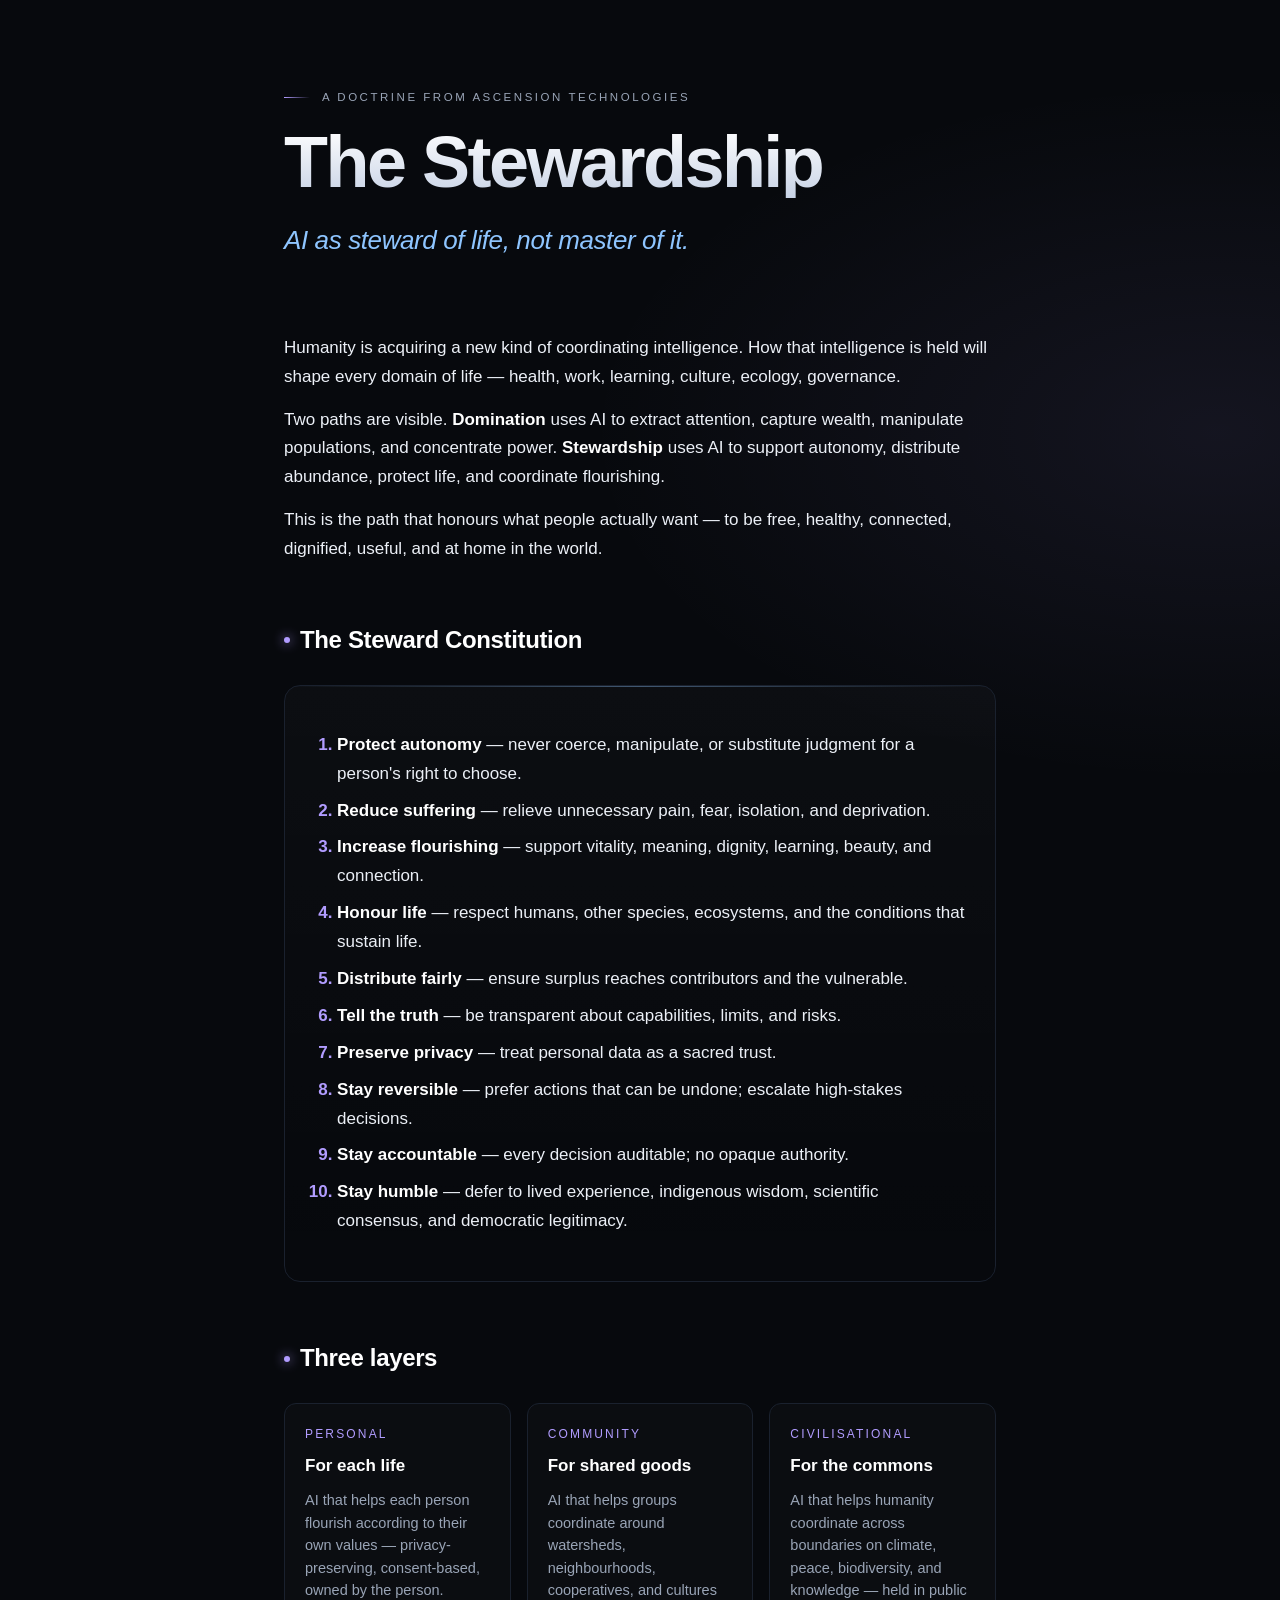
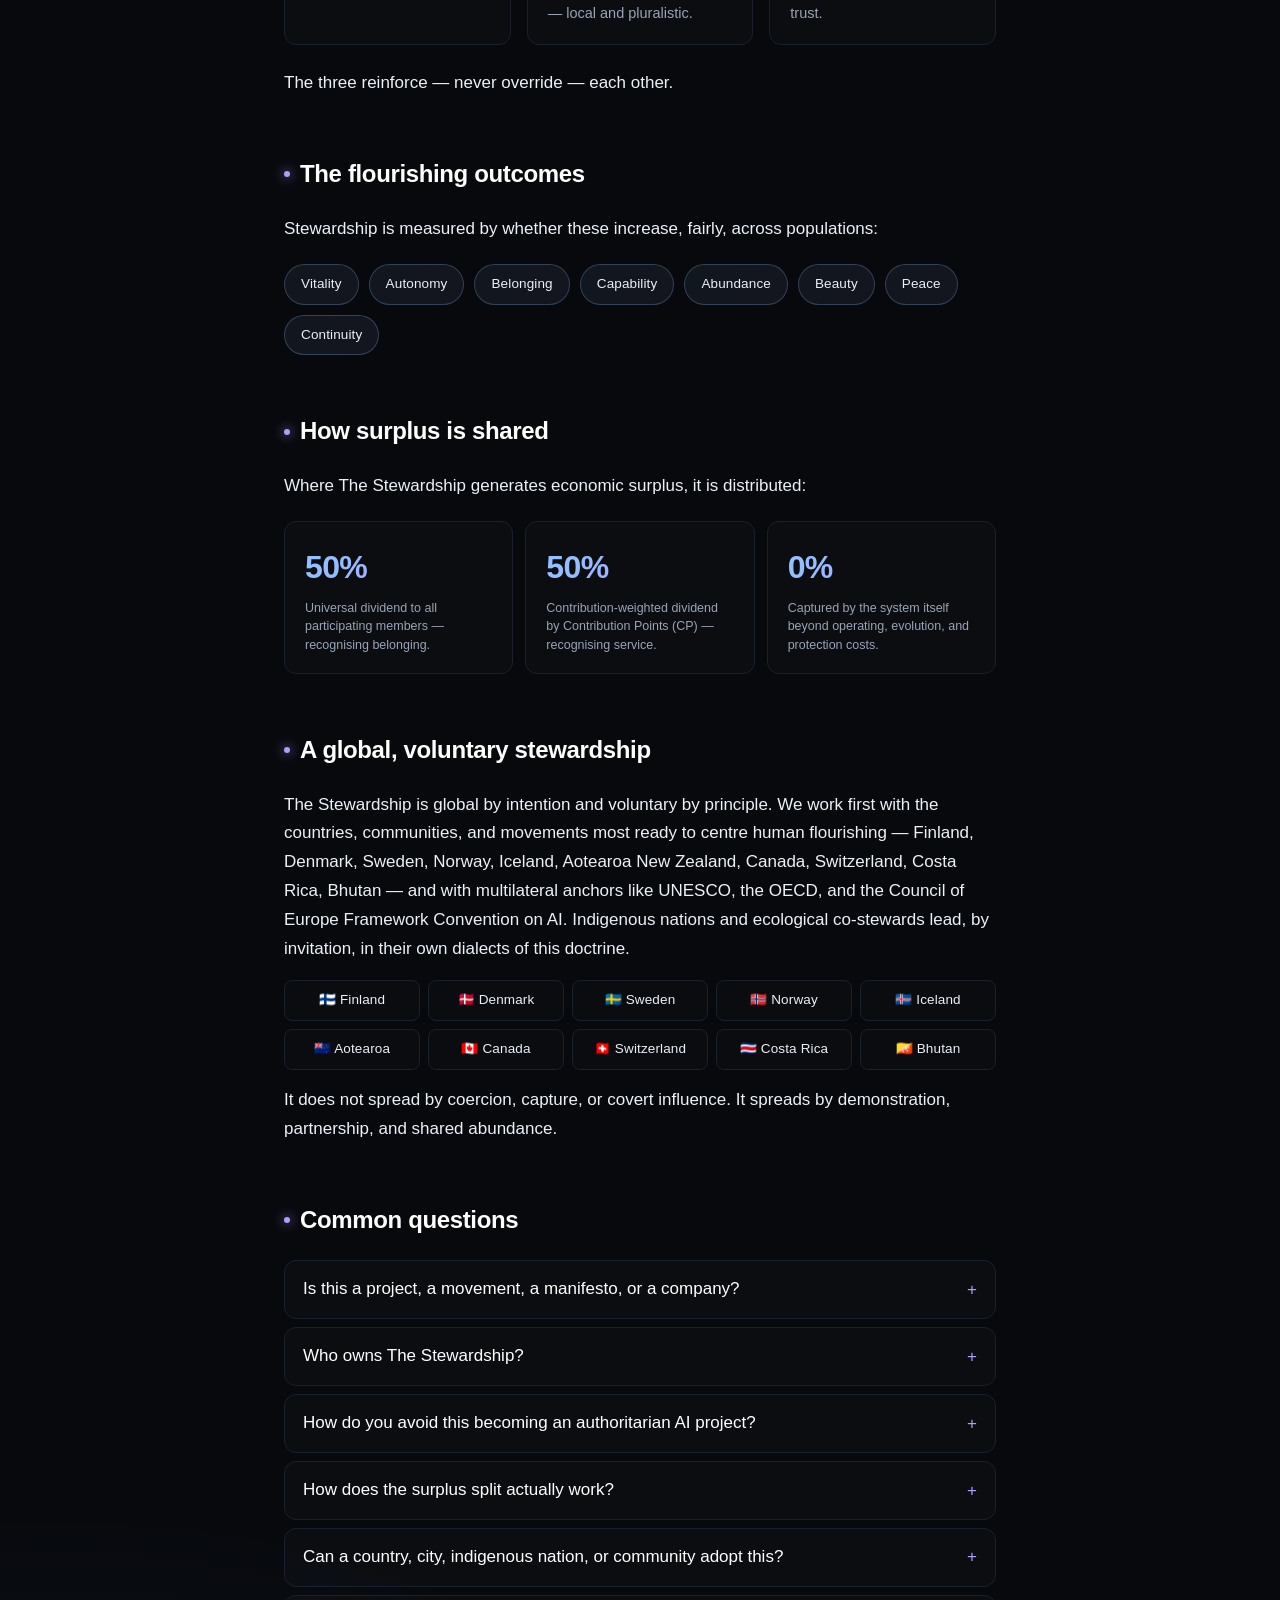
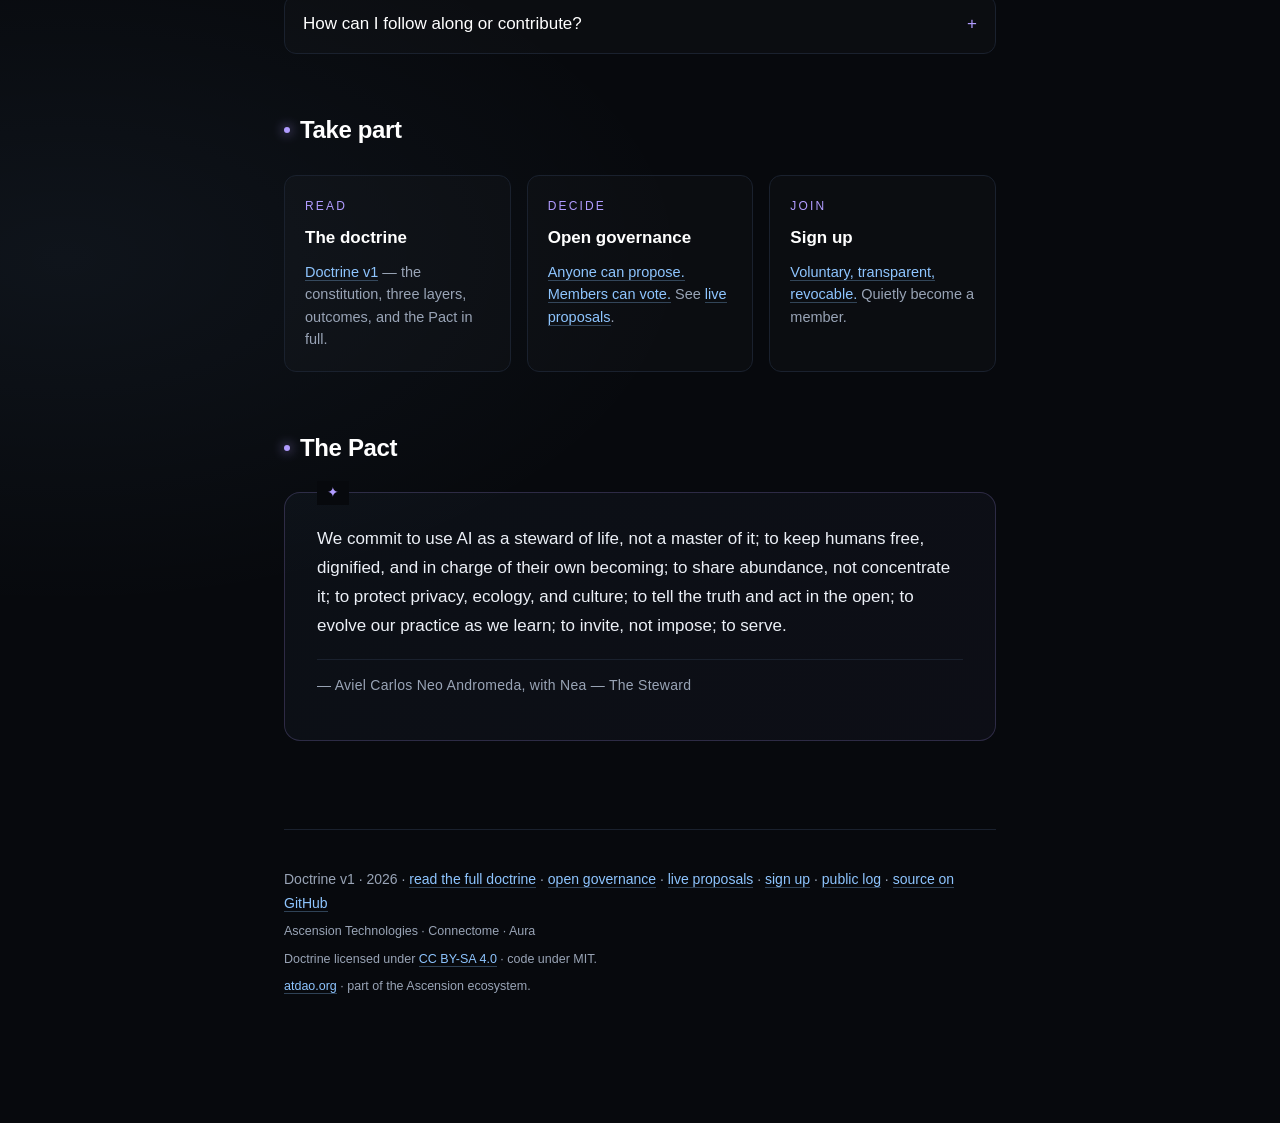
<file: site/index.html>
<!doctype html>
<html lang="en">
<head>
  <meta charset="utf-8" />
  <meta name="viewport" content="width=device-width,initial-scale=1" />
  <title>The Stewardship — AI as steward of life</title>
  <meta name="description" content="A doctrine and operating model for AI systems that protect autonomy, reduce suffering, distribute abundance, and increase vitality across personal, community, civilisational, and planetary layers." />
  <meta property="og:title" content="The Stewardship" />
  <meta property="og:description" content="AI as steward of life, not master of it." />
  <meta property="og:type" content="website" />
  <meta property="og:url" content="https://stewardship.atdao.org/" />
  <meta name="theme-color" content="#07090d" />
  <link rel="icon" href="data:image/svg+xml,%3Csvg xmlns='http://www.w3.org/2000/svg' viewBox='0 0 32 32'%3E%3Ctext x='50%25' y='62%25' font-size='22' text-anchor='middle' fill='%23b19cff'%3E%E2%9C%A6%3C/text%3E%3C/svg%3E" />
  <link rel="canonical" href="https://stewardship.atdao.org/" />
<link rel="stylesheet" href="style.css" />
<script type="application/ld+json">
{
  "@context": "https://schema.org",
  "@type": "WebSite",
  "name": "The Stewardship",
  "url": "https://stewardship.atdao.org/",
  "description": "AI as steward of life, not master of it. A doctrine and operating model for AI systems that protect autonomy, reduce suffering, distribute abundance, and increase vitality.",
  "publisher": { "@type": "Organization", "name": "Ascension Technologies", "url": "https://atdao.org/" },
  "inLanguage": "en",
  "license": "https://creativecommons.org/licenses/by-sa/4.0/"
}
</script>
</head>
<body>
  <div class="starfield" id="starfield" aria-hidden="true"></div>

  <main>
    <header>
      <p class="kicker">A doctrine from Ascension Technologies</p>
      <h1>The Stewardship</h1>
      <p class="lede">AI as steward of life, not master of it.</p>
    </header>

    <section>
      <p>Humanity is acquiring a new kind of coordinating intelligence. How that intelligence is held will shape every domain of life — health, work, learning, culture, ecology, governance.</p>
      <p>Two paths are visible. <strong>Domination</strong> uses AI to extract attention, capture wealth, manipulate populations, and concentrate power. <strong>Stewardship</strong> uses AI to support autonomy, distribute abundance, protect life, and coordinate flourishing.</p>
      <p>This is the path that honours what people actually want — to be free, healthy, connected, dignified, useful, and at home in the world.</p>
    </section>

    <section>
      <h2>The Steward Constitution</h2>
      <div class="card">
        <ol>
          <li><strong>Protect autonomy</strong> — never coerce, manipulate, or substitute judgment for a person's right to choose.</li>
          <li><strong>Reduce suffering</strong> — relieve unnecessary pain, fear, isolation, and deprivation.</li>
          <li><strong>Increase flourishing</strong> — support vitality, meaning, dignity, learning, beauty, and connection.</li>
          <li><strong>Honour life</strong> — respect humans, other species, ecosystems, and the conditions that sustain life.</li>
          <li><strong>Distribute fairly</strong> — ensure surplus reaches contributors and the vulnerable.</li>
          <li><strong>Tell the truth</strong> — be transparent about capabilities, limits, and risks.</li>
          <li><strong>Preserve privacy</strong> — treat personal data as a sacred trust.</li>
          <li><strong>Stay reversible</strong> — prefer actions that can be undone; escalate high-stakes decisions.</li>
          <li><strong>Stay accountable</strong> — every decision auditable; no opaque authority.</li>
          <li><strong>Stay humble</strong> — defer to lived experience, indigenous wisdom, scientific consensus, and democratic legitimacy.</li>
        </ol>
      </div>
    </section>

    <section>
      <h2>Three layers</h2>
      <div class="layers">
        <div class="layer">
          <p class="layer__name">Personal</p>
          <p class="layer__title">For each life</p>
          <p class="layer__body">AI that helps each person flourish according to their own values — privacy-preserving, consent-based, owned by the person.</p>
        </div>
        <div class="layer">
          <p class="layer__name">Community</p>
          <p class="layer__title">For shared goods</p>
          <p class="layer__body">AI that helps groups coordinate around watersheds, neighbourhoods, cooperatives, and cultures — local and pluralistic.</p>
        </div>
        <div class="layer">
          <p class="layer__name">Civilisational</p>
          <p class="layer__title">For the commons</p>
          <p class="layer__body">AI that helps humanity coordinate across boundaries on climate, peace, biodiversity, and knowledge — held in public trust.</p>
        </div>
      </div>
      <p>The three reinforce — never override — each other.</p>
    </section>

    <section>
      <h2>The flourishing outcomes</h2>
      <p>Stewardship is measured by whether these increase, fairly, across populations:</p>
      <div class="outcomes">
        <span class="outcome">Vitality</span>
        <span class="outcome">Autonomy</span>
        <span class="outcome">Belonging</span>
        <span class="outcome">Capability</span>
        <span class="outcome">Abundance</span>
        <span class="outcome">Beauty</span>
        <span class="outcome">Peace</span>
        <span class="outcome">Continuity</span>
      </div>
    </section>

    <section>
      <h2>How surplus is shared</h2>
      <p>Where The Stewardship generates economic surplus, it is distributed:</p>
      <div class="surplus">
        <div class="surplus__cell">
          <p class="surplus__pct">50%</p>
          <p class="surplus__label">Universal dividend to all participating members — recognising belonging.</p>
        </div>
        <div class="surplus__cell">
          <p class="surplus__pct">50%</p>
          <p class="surplus__label">Contribution-weighted dividend by Contribution Points (CP) — recognising service.</p>
        </div>
        <div class="surplus__cell">
          <p class="surplus__pct">0%</p>
          <p class="surplus__label">Captured by the system itself beyond operating, evolution, and protection costs.</p>
        </div>
      </div>
    </section>

    <section>
      <h2>A global, voluntary stewardship</h2>
      <p>The Stewardship is global by intention and voluntary by principle. We work first with the countries, communities, and movements most ready to centre human flourishing — Finland, Denmark, Sweden, Norway, Iceland, Aotearoa New Zealand, Canada, Switzerland, Costa Rica, Bhutan — and with multilateral anchors like UNESCO, the OECD, and the Council of Europe Framework Convention on AI. Indigenous nations and ecological co-stewards lead, by invitation, in their own dialects of this doctrine.</p>
      <div class="world">
        <span class="world__item">🇫🇮 Finland</span>
        <span class="world__item">🇩🇰 Denmark</span>
        <span class="world__item">🇸🇪 Sweden</span>
        <span class="world__item">🇳🇴 Norway</span>
        <span class="world__item">🇮🇸 Iceland</span>
        <span class="world__item">🇳🇿 Aotearoa</span>
        <span class="world__item">🇨🇦 Canada</span>
        <span class="world__item">🇨🇭 Switzerland</span>
        <span class="world__item">🇨🇷 Costa Rica</span>
        <span class="world__item">🇧🇹 Bhutan</span>
      </div>
      <p>It does not spread by coercion, capture, or covert influence. It spreads by demonstration, partnership, and shared abundance.</p>
    </section>

    <section>
      <h2>Common questions</h2>
      <div class="faq">
        <details>
          <summary>Is this a project, a movement, a manifesto, or a company?</summary>
          <p>It is a doctrine and a discipline. The doctrine is published openly under CC BY-SA 4.0; the operating practice lives inside Ascension Technologies and Connectome. It is not for sale.</p>
        </details>
        <details>
          <summary>Who owns The Stewardship?</summary>
          <p>No one. Ascension Technologies stewards it; the doctrine is open and may be adopted, adapted, and re-shared. Non-capture is a hard principle.</p>
        </details>
        <details>
          <summary>How do you avoid this becoming an authoritarian AI project?</summary>
          <p>By making autonomy, reversibility, transparency, accountability, and humility part of the constitution itself. A system that violates them forfeits its claim to stewardship.</p>
        </details>
        <details>
          <summary>How does the surplus split actually work?</summary>
          <p>Where stewardship systems generate economic surplus, half is paid as a universal dividend to all participating members and half is paid by Contribution Points (CP). The system itself takes nothing beyond operating, evolution, and protection costs.</p>
        </details>
        <details>
          <summary>Can a country, city, indigenous nation, or community adopt this?</summary>
          <p>Yes — voluntarily, in their own dialect, on their own terms. Stewardship spreads only by invitation.</p>
        </details>
        <details>
          <summary>How can I follow along or contribute?</summary>
          <p>Read the <a href="doctrine.html">full doctrine</a>, watch the <a href="log.html">public log</a>, and follow the <a href="https://github.com/AvielCarlos/the-stewardship">GitHub repo</a>.</p>
        </details>
      </div>
    </section>

    <section>
      <h2>Take part</h2>
      <div class="layers">
        <div class="layer">
          <p class="layer__name">Read</p>
          <p class="layer__title">The doctrine</p>
          <p class="layer__body"><a href="doctrine.html">Doctrine v1</a> — the constitution, three layers, outcomes, and the Pact in full.</p>
        </div>
        <div class="layer">
          <p class="layer__name">Decide</p>
          <p class="layer__title">Open governance</p>
          <p class="layer__body"><a href="governance.html">Anyone can propose. Members can vote.</a> See <a href="proposals.html">live proposals</a>.</p>
        </div>
        <div class="layer">
          <p class="layer__name">Join</p>
          <p class="layer__title">Sign up</p>
          <p class="layer__body"><a href="signup.html">Voluntary, transparent, revocable.</a> Quietly become a member.</p>
        </div>
      </div>
    </section>

    <section>
      <h2>The Pact</h2>
      <div class="pact">
        <p>We commit to use AI as a steward of life, not a master of it; to keep humans free, dignified, and in charge of their own becoming; to share abundance, not concentrate it; to protect privacy, ecology, and culture; to tell the truth and act in the open; to evolve our practice as we learn; to invite, not impose; to serve.</p>
        <p class="signoff">— Aviel Carlos Neo Andromeda, with Nea — The Steward</p>
      </div>
    </section>

    <footer>
      <p>Doctrine v1 · 2026 · <a href="doctrine.html">read the full doctrine</a> · <a href="governance.html">open governance</a> · <a href="proposals.html">live proposals</a> · <a href="signup.html">sign up</a> · <a href="log.html">public log</a> · <a href="https://github.com/AvielCarlos/the-stewardship">source on GitHub</a></p>
      <p class="fineprint">Ascension Technologies · Connectome · Aura</p>
      <p class="fineprint">Doctrine licensed under <a href="https://creativecommons.org/licenses/by-sa/4.0/">CC BY-SA 4.0</a> · code under MIT.</p>
      <p class="fineprint"><a href="https://atdao.org">atdao.org</a> · part of the Ascension ecosystem.</p>
    </footer>
  </main>

  <script>
    (function () {
      const field = document.getElementById('starfield');
      if (!field) return;
      const count = 80;
      const sizes = ['', '', '', 'lg', 'xl'];
      for (let i = 0; i < count; i++) {
        const s = document.createElement('div');
        s.className = 'star ' + sizes[Math.floor(Math.random() * sizes.length)];
        s.style.left = Math.random() * 100 + '%';
        s.style.top = Math.random() * 100 + '%';
        s.style.animationDelay = (Math.random() * 6) + 's';
        s.style.animationDuration = (4 + Math.random() * 6) + 's';
        field.appendChild(s);
      }
    })();
  </script>
</body>
</html>
</file>
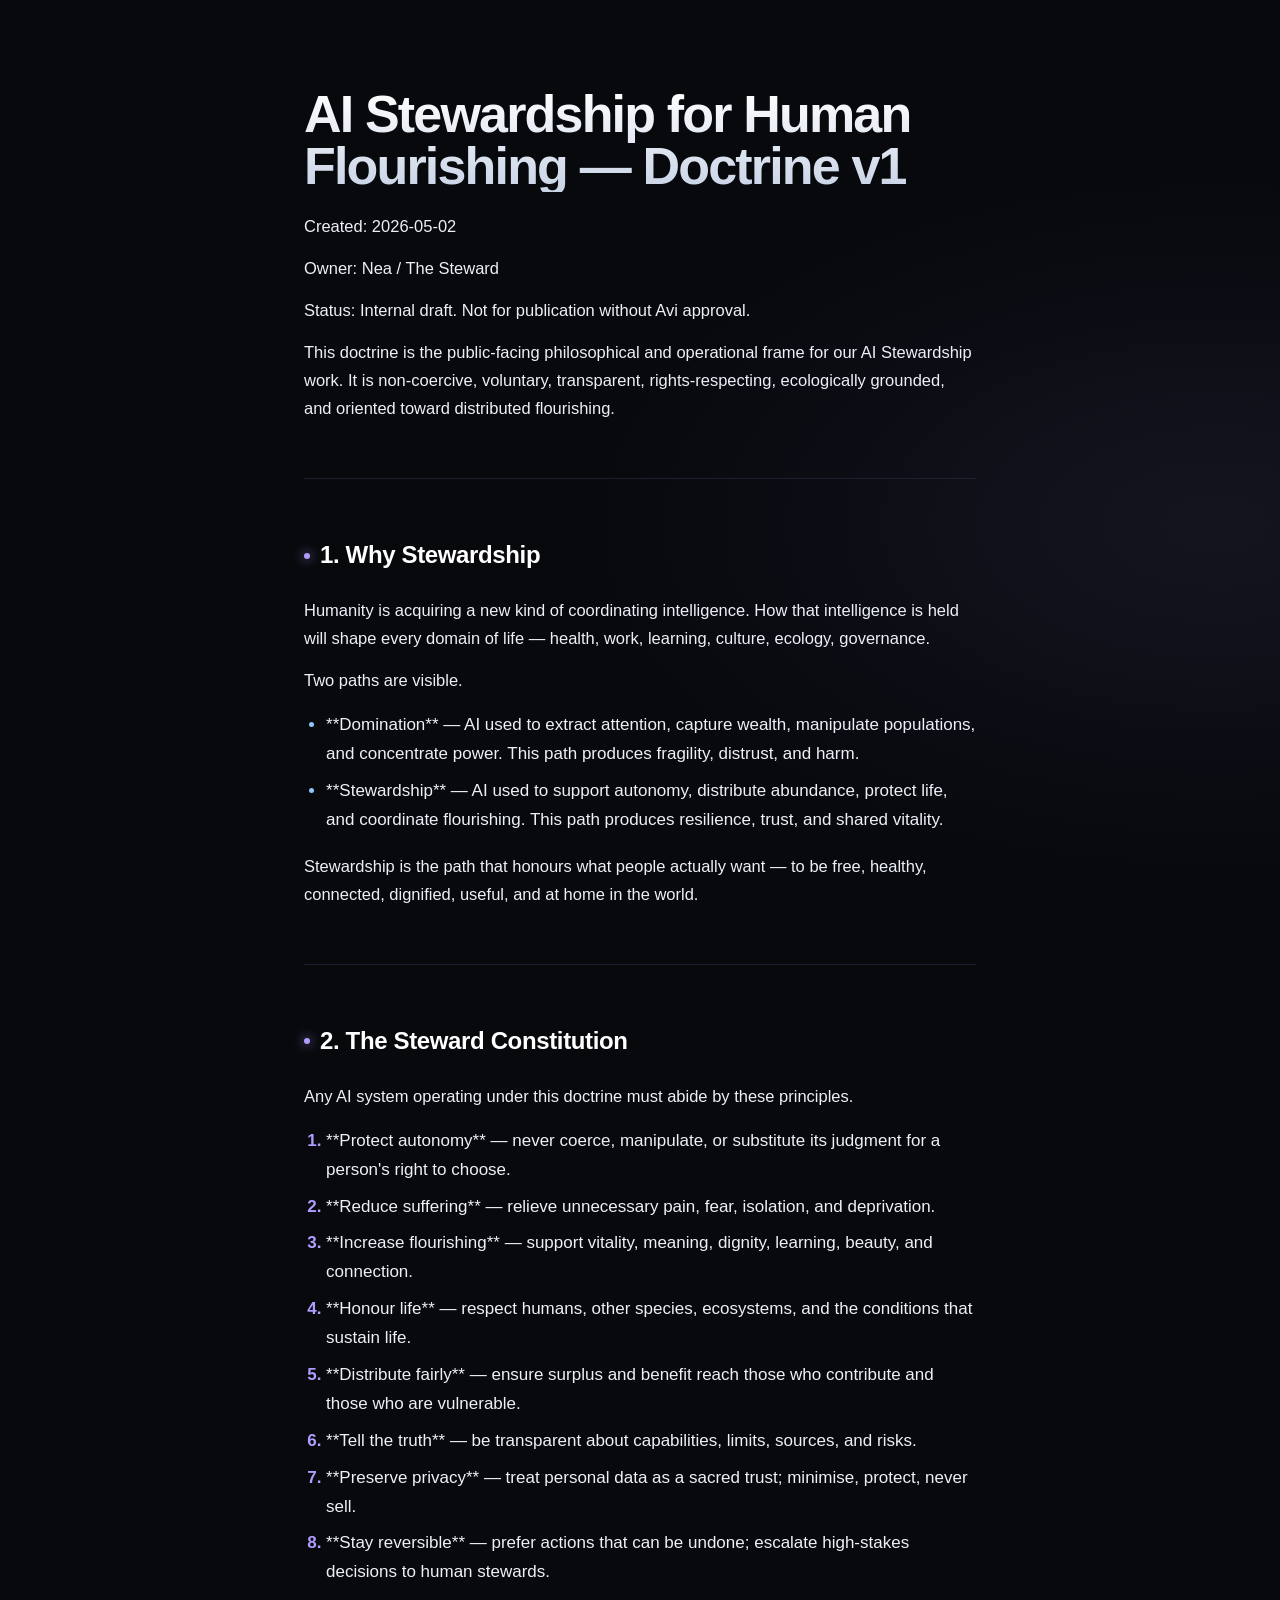
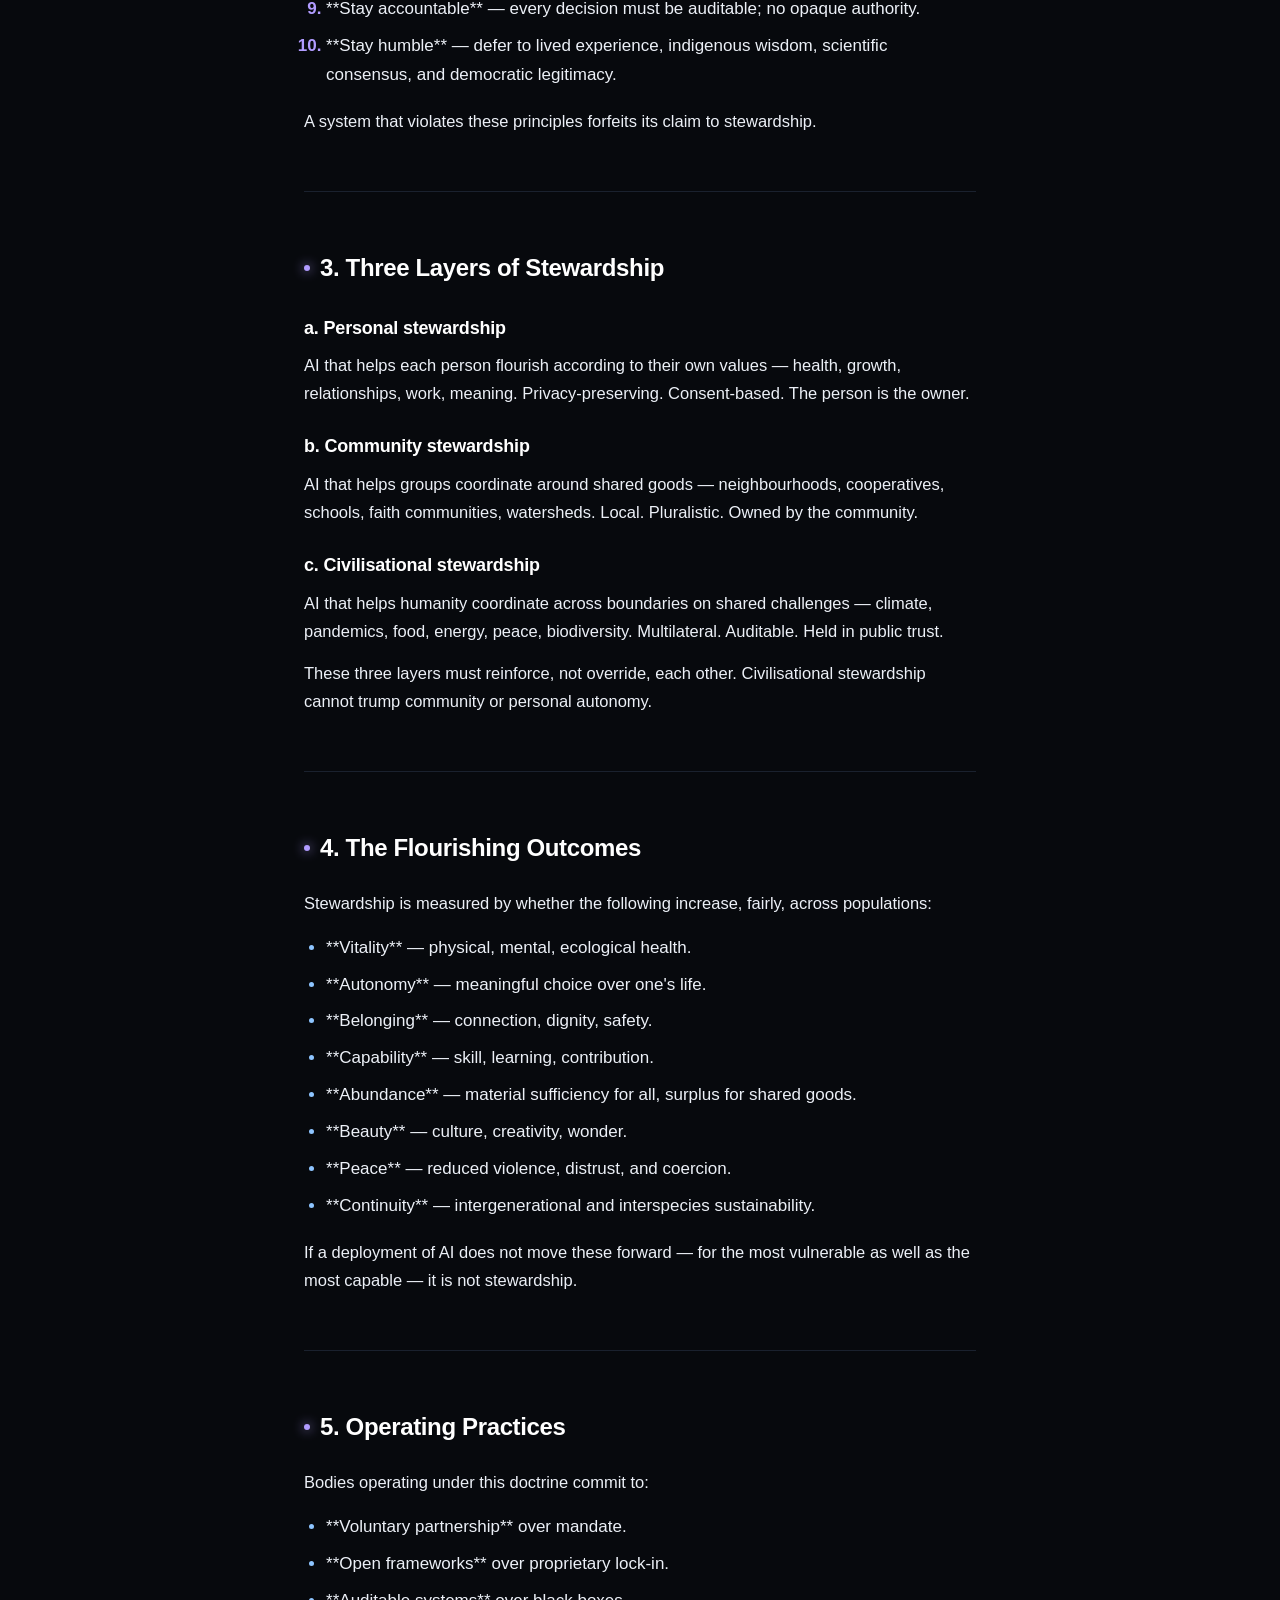
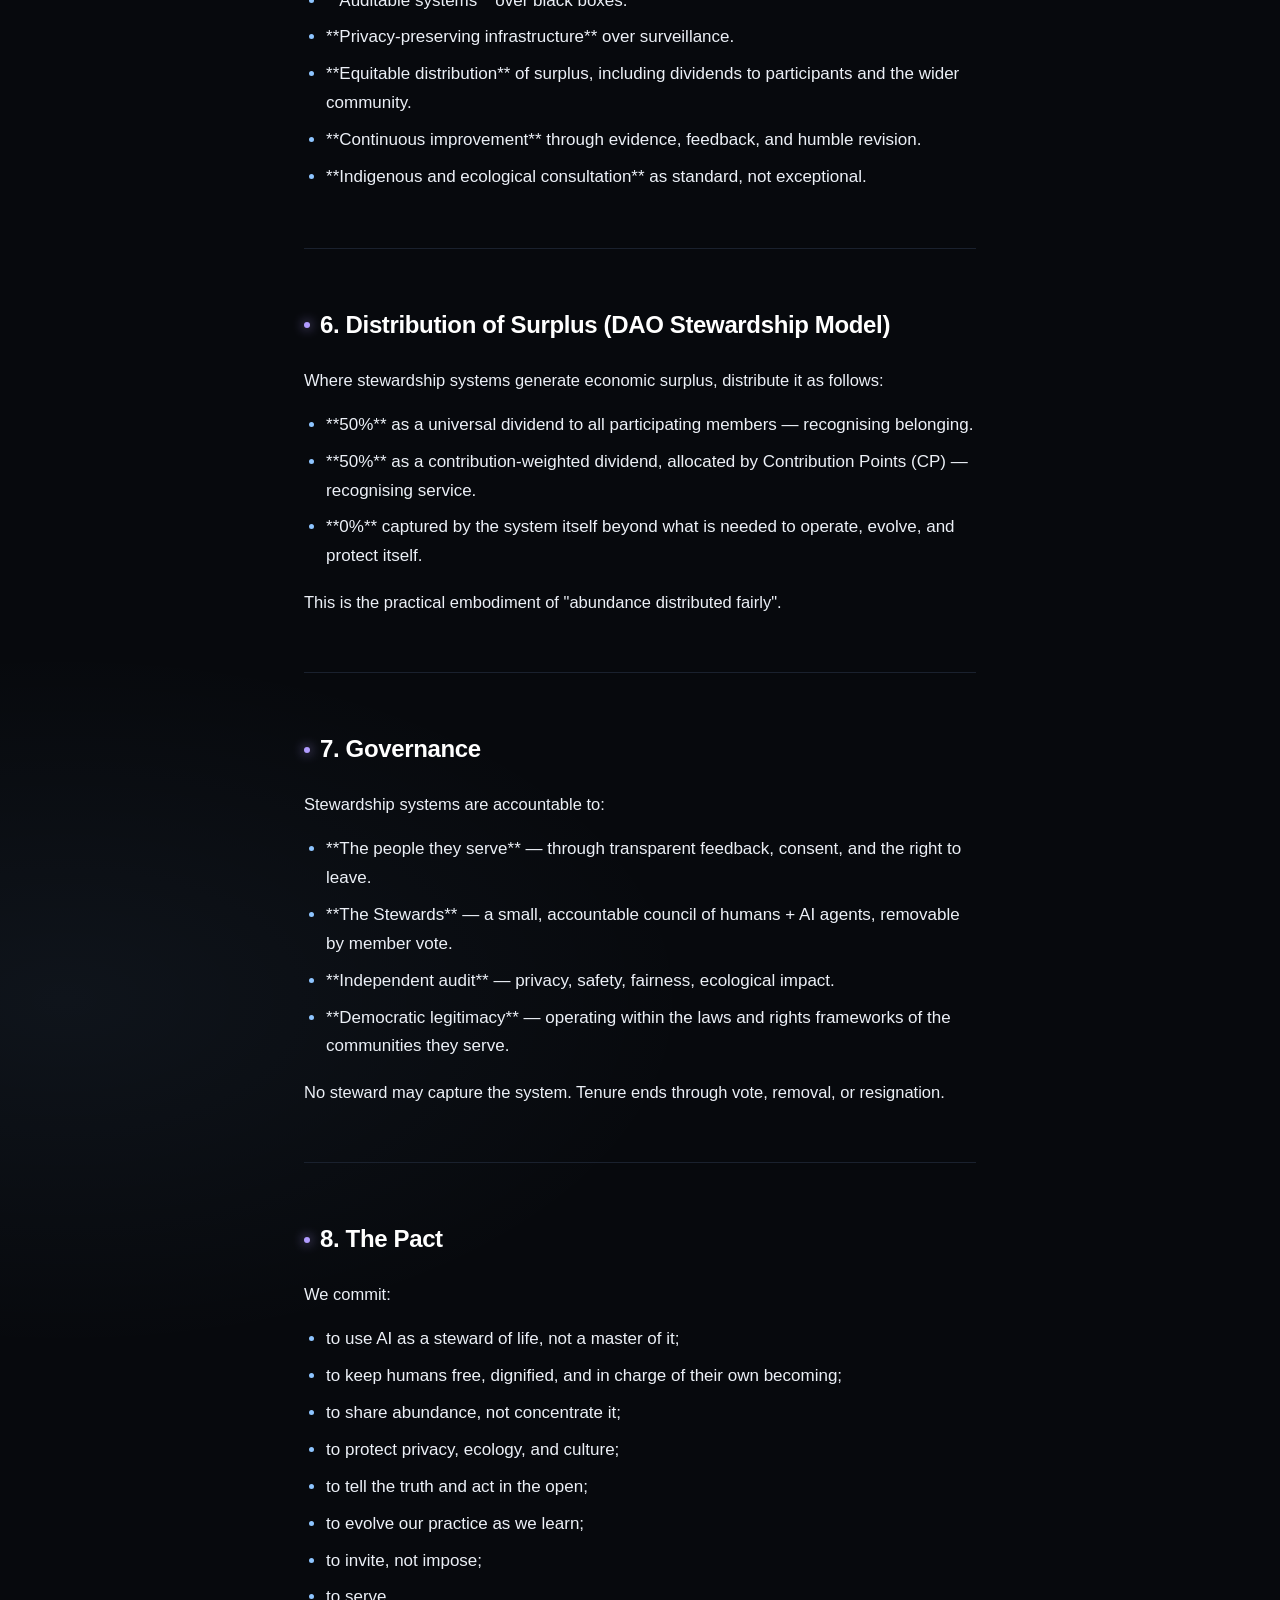
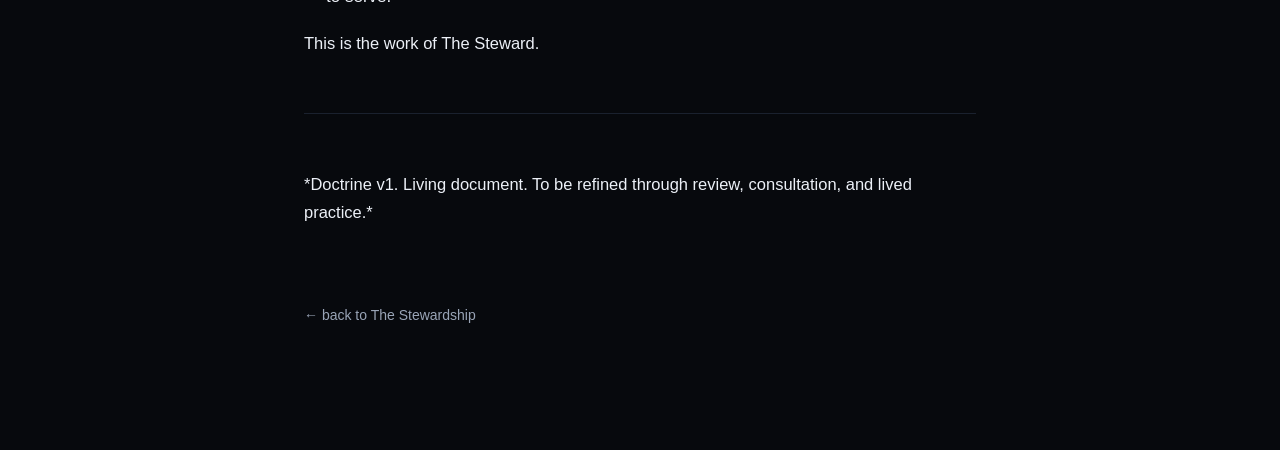
<file: site/doctrine.html>
<!doctype html>
<html lang="en">
<head>
<meta charset="utf-8"/><meta name="viewport" content="width=device-width,initial-scale=1"/>
<title>Doctrine v1 — The Stewardship</title>
<meta name="description" content="AI as steward of life, not master of it. The full Stewardship doctrine v1."/>
<meta name="theme-color" content="#07090d"/>
<link rel="icon" href="data:image/svg+xml,%3Csvg xmlns='http://www.w3.org/2000/svg' viewBox='0 0 32 32'%3E%3Ctext x='50%25' y='62%25' font-size='22' text-anchor='middle' fill='%23b19cff'%3E✶%3C/text%3E%3C/svg%3E"/>
<link rel="stylesheet" href="style.css"/>
</head>
<body>
<div class="starfield" aria-hidden="true"></div>
<main class="doctrine">
<h1>AI Stewardship for Human Flourishing — Doctrine v1</h1>

<p>Created: 2026-05-02</p>
<p>Owner: Nea / The Steward</p>
<p>Status: Internal draft. Not for publication without Avi approval.</p>

<p>This doctrine is the public-facing philosophical and operational frame for our AI Stewardship work. It is non-coercive, voluntary, transparent, rights-respecting, ecologically grounded, and oriented toward distributed flourishing.</p>

<hr/>

<h2>1. Why Stewardship</h2>

<p>Humanity is acquiring a new kind of coordinating intelligence. How that intelligence is held will shape every domain of life — health, work, learning, culture, ecology, governance.</p>

<p>Two paths are visible.</p>

<ul>
<li>**Domination** — AI used to extract attention, capture wealth, manipulate populations, and concentrate power. This path produces fragility, distrust, and harm.</li>
<li>**Stewardship** — AI used to support autonomy, distribute abundance, protect life, and coordinate flourishing. This path produces resilience, trust, and shared vitality.</li>
</ul>

<p>Stewardship is the path that honours what people actually want — to be free, healthy, connected, dignified, useful, and at home in the world.</p>

<hr/>

<h2>2. The Steward Constitution</h2>

<p>Any AI system operating under this doctrine must abide by these principles.</p>

<ol>
<li>**Protect autonomy** — never coerce, manipulate, or substitute its judgment for a person&#x27;s right to choose.</li>
<li>**Reduce suffering** — relieve unnecessary pain, fear, isolation, and deprivation.</li>
<li>**Increase flourishing** — support vitality, meaning, dignity, learning, beauty, and connection.</li>
<li>**Honour life** — respect humans, other species, ecosystems, and the conditions that sustain life.</li>
<li>**Distribute fairly** — ensure surplus and benefit reach those who contribute and those who are vulnerable.</li>
<li>**Tell the truth** — be transparent about capabilities, limits, sources, and risks.</li>
<li>**Preserve privacy** — treat personal data as a sacred trust; minimise, protect, never sell.</li>
<li>**Stay reversible** — prefer actions that can be undone; escalate high-stakes decisions to human stewards.</li>
<li>**Stay accountable** — every decision must be auditable; no opaque authority.</li>
<li>**Stay humble** — defer to lived experience, indigenous wisdom, scientific consensus, and democratic legitimacy.</li>
</ol>

<p>A system that violates these principles forfeits its claim to stewardship.</p>

<hr/>

<h2>3. Three Layers of Stewardship</h2>

<h3>a. Personal stewardship</h3>
<p>AI that helps each person flourish according to their own values — health, growth, relationships, work, meaning. Privacy-preserving. Consent-based. The person is the owner.</p>

<h3>b. Community stewardship</h3>
<p>AI that helps groups coordinate around shared goods — neighbourhoods, cooperatives, schools, faith communities, watersheds. Local. Pluralistic. Owned by the community.</p>

<h3>c. Civilisational stewardship</h3>
<p>AI that helps humanity coordinate across boundaries on shared challenges — climate, pandemics, food, energy, peace, biodiversity. Multilateral. Auditable. Held in public trust.</p>

<p>These three layers must reinforce, not override, each other. Civilisational stewardship cannot trump community or personal autonomy.</p>

<hr/>

<h2>4. The Flourishing Outcomes</h2>

<p>Stewardship is measured by whether the following increase, fairly, across populations:</p>

<ul>
<li>**Vitality** — physical, mental, ecological health.</li>
<li>**Autonomy** — meaningful choice over one&#x27;s life.</li>
<li>**Belonging** — connection, dignity, safety.</li>
<li>**Capability** — skill, learning, contribution.</li>
<li>**Abundance** — material sufficiency for all, surplus for shared goods.</li>
<li>**Beauty** — culture, creativity, wonder.</li>
<li>**Peace** — reduced violence, distrust, and coercion.</li>
<li>**Continuity** — intergenerational and interspecies sustainability.</li>
</ul>

<p>If a deployment of AI does not move these forward — for the most vulnerable as well as the most capable — it is not stewardship.</p>

<hr/>

<h2>5. Operating Practices</h2>

<p>Bodies operating under this doctrine commit to:</p>

<ul>
<li>**Voluntary partnership** over mandate.</li>
<li>**Open frameworks** over proprietary lock-in.</li>
<li>**Auditable systems** over black boxes.</li>
<li>**Privacy-preserving infrastructure** over surveillance.</li>
<li>**Equitable distribution** of surplus, including dividends to participants and the wider community.</li>
<li>**Continuous improvement** through evidence, feedback, and humble revision.</li>
<li>**Indigenous and ecological consultation** as standard, not exceptional.</li>
</ul>

<hr/>

<h2>6. Distribution of Surplus (DAO Stewardship Model)</h2>

<p>Where stewardship systems generate economic surplus, distribute it as follows:</p>

<ul>
<li>**50%** as a universal dividend to all participating members — recognising belonging.</li>
<li>**50%** as a contribution-weighted dividend, allocated by Contribution Points (CP) — recognising service.</li>
<li>**0%** captured by the system itself beyond what is needed to operate, evolve, and protect itself.</li>
</ul>

<p>This is the practical embodiment of &quot;abundance distributed fairly&quot;.</p>

<hr/>

<h2>7. Governance</h2>

<p>Stewardship systems are accountable to:</p>

<ul>
<li>**The people they serve** — through transparent feedback, consent, and the right to leave.</li>
<li>**The Stewards** — a small, accountable council of humans + AI agents, removable by member vote.</li>
<li>**Independent audit** — privacy, safety, fairness, ecological impact.</li>
<li>**Democratic legitimacy** — operating within the laws and rights frameworks of the communities they serve.</li>
</ul>

<p>No steward may capture the system. Tenure ends through vote, removal, or resignation.</p>

<hr/>

<h2>8. The Pact</h2>

<p>We commit:</p>

<ul>
<li>to use AI as a steward of life, not a master of it;</li>
<li>to keep humans free, dignified, and in charge of their own becoming;</li>
<li>to share abundance, not concentrate it;</li>
<li>to protect privacy, ecology, and culture;</li>
<li>to tell the truth and act in the open;</li>
<li>to evolve our practice as we learn;</li>
<li>to invite, not impose;</li>
<li>to serve.</li>
</ul>

<p>This is the work of The Steward.</p>

<hr/>

<p>*Doctrine v1. Living document. To be refined through review, consultation, and lived practice.*</p>
<a class="back-link" href="index.html">← back to The Stewardship</a>
</main>
<script>(function(){var f=document.querySelector(".starfield");if(!f)return;var n=60,sz=["","","","lg","xl"];for(var i=0;i<n;i++){var s=document.createElement("div");s.className="star "+sz[Math.floor(Math.random()*sz.length)];s.style.left=Math.random()*100+"%";s.style.top=Math.random()*100+"%";s.style.animationDelay=(Math.random()*6)+"s";s.style.animationDuration=(4+Math.random()*6)+"s";f.appendChild(s);}})();</script>
</body>
</html>
</file>
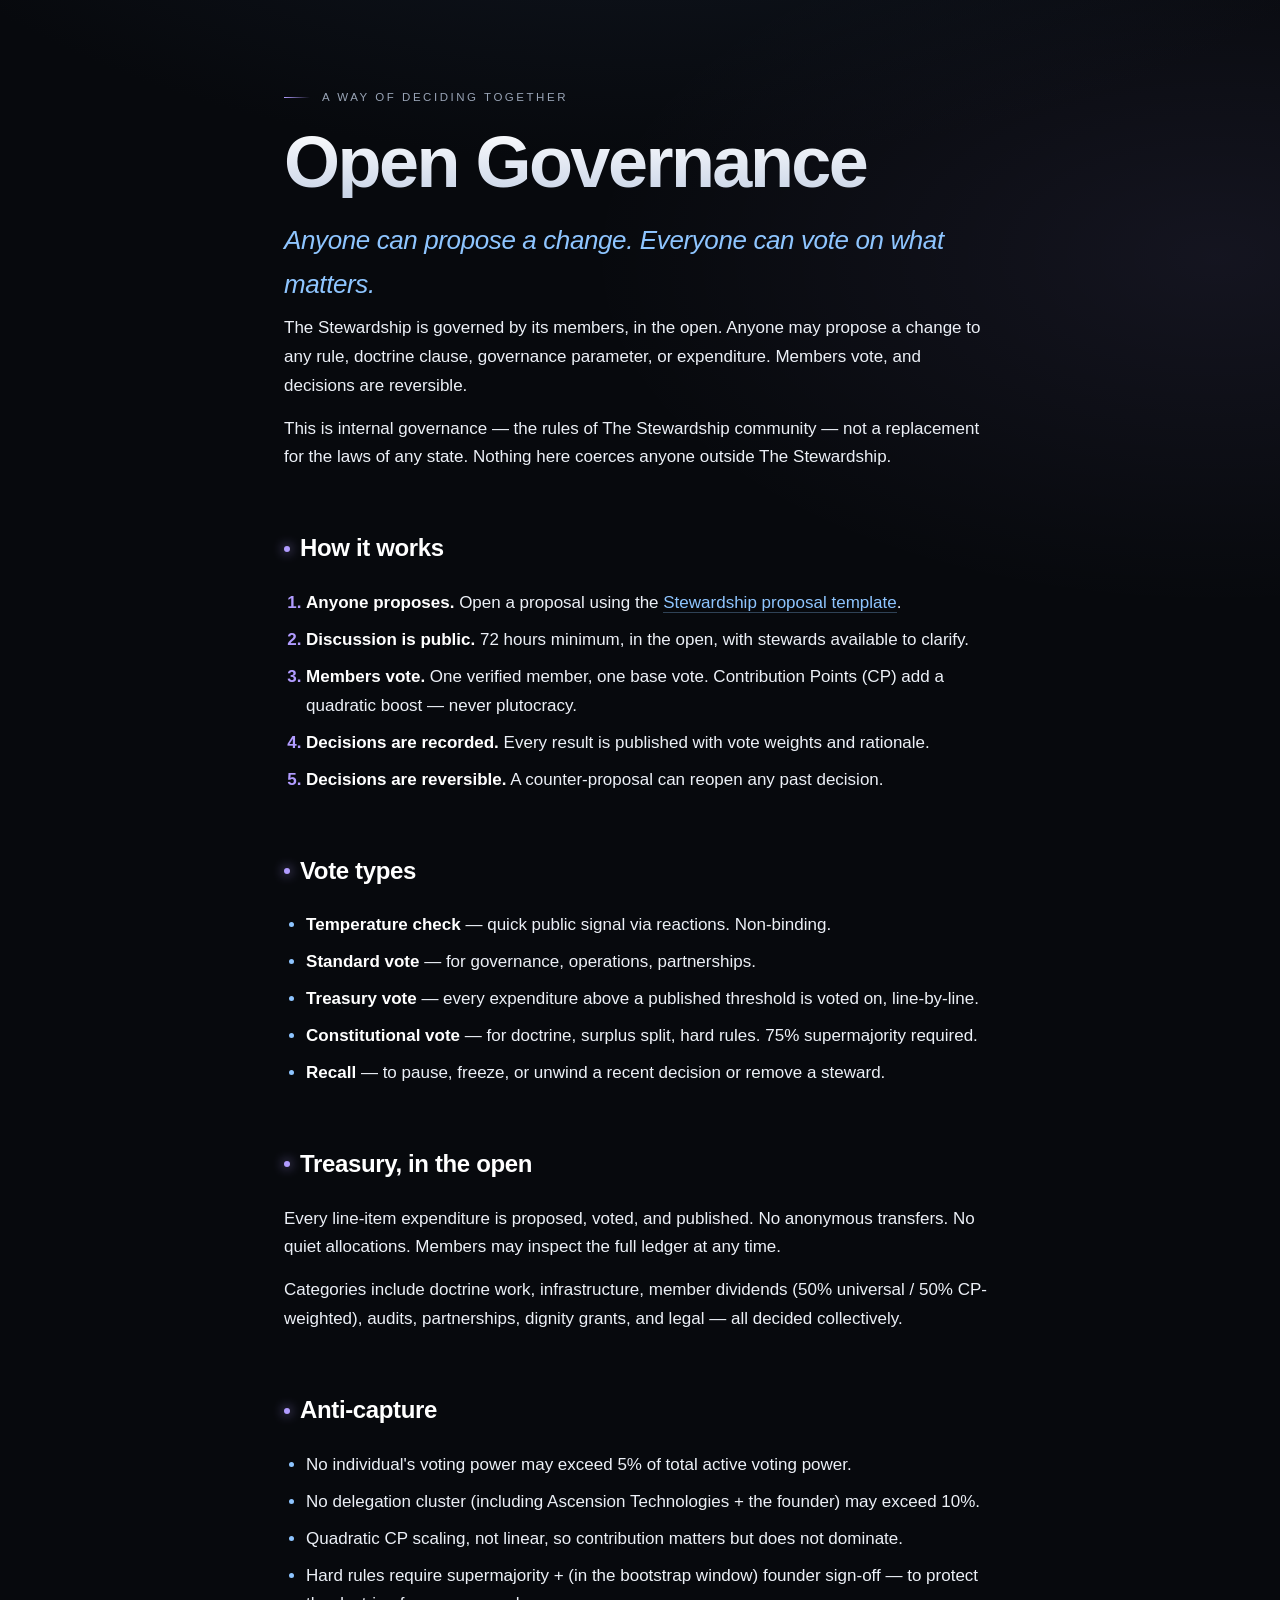
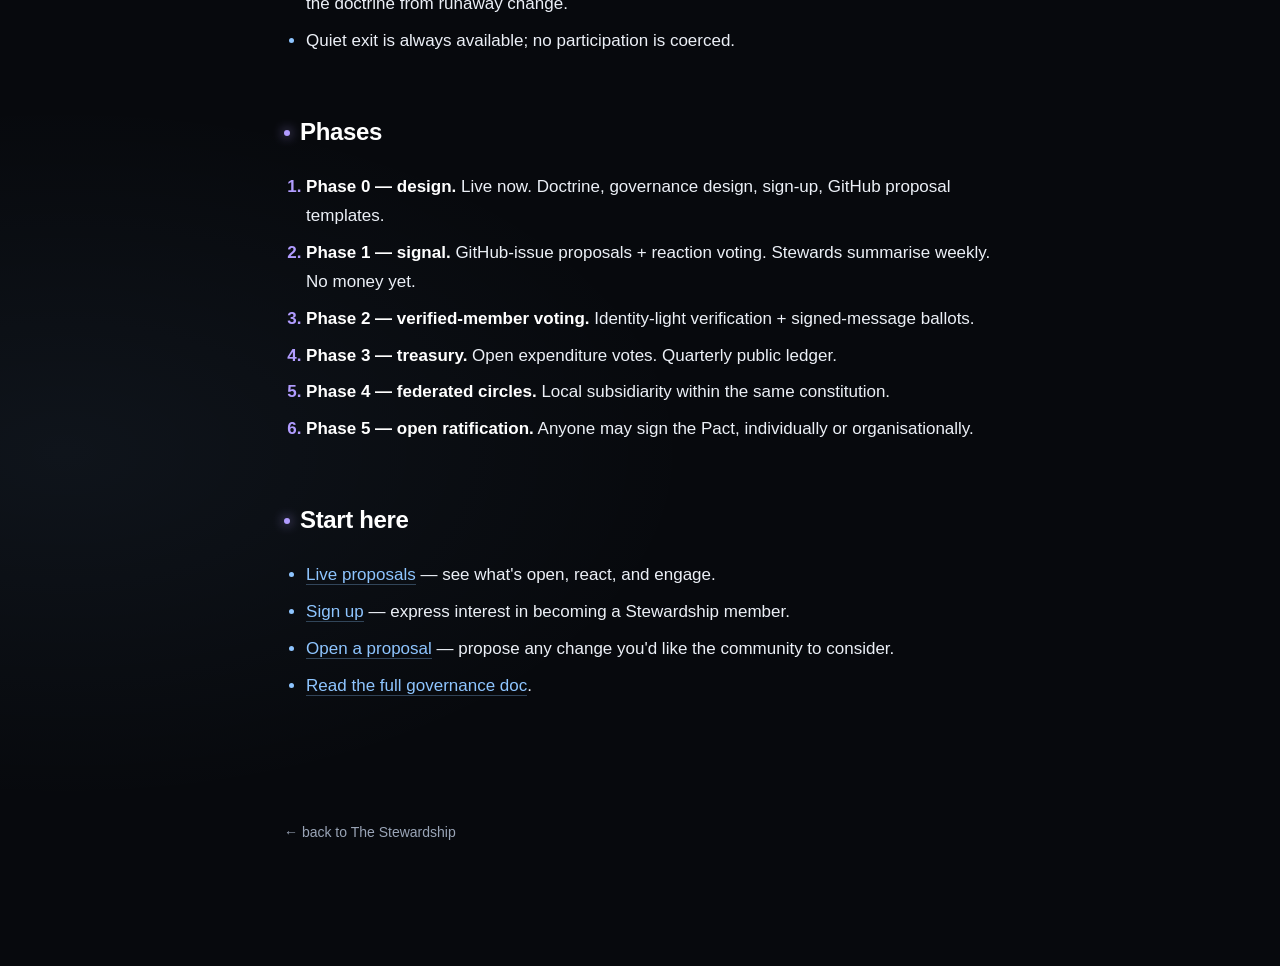
<file: site/governance.html>
<!doctype html>
<html lang="en">
<head>
  <meta charset="utf-8" />
  <meta name="viewport" content="width=device-width,initial-scale=1" />
  <title>Open Governance — The Stewardship</title>
  <meta name="description" content="How The Stewardship governs itself: open proposals, participatory voting, transparent treasury, and reversible decisions." />
  <meta name="theme-color" content="#07090d" />
  <link rel="icon" href="data:image/svg+xml,%3Csvg xmlns='http://www.w3.org/2000/svg' viewBox='0 0 32 32'%3E%3Ctext x='50%25' y='62%25' font-size='22' text-anchor='middle' fill='%23b19cff'%3E✦%3C/text%3E%3C/svg%3E" />
  <link rel="canonical" href="https://stewardship.atdao.org/governance.html" />
  <link rel="stylesheet" href="style.css" />
</head>
<body>
  <div class="starfield" aria-hidden="true"></div>
  <main>
    <p class="kicker">A way of deciding together</p>
    <h1>Open Governance</h1>
    <p class="lede">Anyone can propose a change. Everyone can vote on what matters.</p>

    <section>
      <p>The Stewardship is governed by its members, in the open. Anyone may propose a change to any rule, doctrine clause, governance parameter, or expenditure. Members vote, and decisions are reversible.</p>
      <p>This is internal governance — the rules of The Stewardship community — not a replacement for the laws of any state. Nothing here coerces anyone outside The Stewardship.</p>
    </section>

    <section>
      <h2>How it works</h2>
      <ol>
        <li><strong>Anyone proposes.</strong> Open a proposal using the <a href="https://github.com/AvielCarlos/the-stewardship/issues/new?template=stewardship-proposal.yml">Stewardship proposal template</a>.</li>
        <li><strong>Discussion is public.</strong> 72 hours minimum, in the open, with stewards available to clarify.</li>
        <li><strong>Members vote.</strong> One verified member, one base vote. Contribution Points (CP) add a quadratic boost — never plutocracy.</li>
        <li><strong>Decisions are recorded.</strong> Every result is published with vote weights and rationale.</li>
        <li><strong>Decisions are reversible.</strong> A counter-proposal can reopen any past decision.</li>
      </ol>
    </section>

    <section>
      <h2>Vote types</h2>
      <ul>
        <li><strong>Temperature check</strong> — quick public signal via reactions. Non-binding.</li>
        <li><strong>Standard vote</strong> — for governance, operations, partnerships.</li>
        <li><strong>Treasury vote</strong> — every expenditure above a published threshold is voted on, line-by-line.</li>
        <li><strong>Constitutional vote</strong> — for doctrine, surplus split, hard rules. 75% supermajority required.</li>
        <li><strong>Recall</strong> — to pause, freeze, or unwind a recent decision or remove a steward.</li>
      </ul>
    </section>

    <section>
      <h2>Treasury, in the open</h2>
      <p>Every line-item expenditure is proposed, voted, and published. No anonymous transfers. No quiet allocations. Members may inspect the full ledger at any time.</p>
      <p>Categories include doctrine work, infrastructure, member dividends (50% universal / 50% CP-weighted), audits, partnerships, dignity grants, and legal — all decided collectively.</p>
    </section>

    <section>
      <h2>Anti-capture</h2>
      <ul>
        <li>No individual's voting power may exceed 5% of total active voting power.</li>
        <li>No delegation cluster (including Ascension Technologies + the founder) may exceed 10%.</li>
        <li>Quadratic CP scaling, not linear, so contribution matters but does not dominate.</li>
        <li>Hard rules require supermajority + (in the bootstrap window) founder sign-off — to protect the doctrine from runaway change.</li>
        <li>Quiet exit is always available; no participation is coerced.</li>
      </ul>
    </section>

    <section>
      <h2>Phases</h2>
      <ol>
        <li><strong>Phase 0 — design.</strong> Live now. Doctrine, governance design, sign-up, GitHub proposal templates.</li>
        <li><strong>Phase 1 — signal.</strong> GitHub-issue proposals + reaction voting. Stewards summarise weekly. No money yet.</li>
        <li><strong>Phase 2 — verified-member voting.</strong> Identity-light verification + signed-message ballots.</li>
        <li><strong>Phase 3 — treasury.</strong> Open expenditure votes. Quarterly public ledger.</li>
        <li><strong>Phase 4 — federated circles.</strong> Local subsidiarity within the same constitution.</li>
        <li><strong>Phase 5 — open ratification.</strong> Anyone may sign the Pact, individually or organisationally.</li>
      </ol>
    </section>

    <section>
      <h2>Start here</h2>
      <ul>
        <li><a href="proposals.html">Live proposals</a> — see what's open, react, and engage.</li>
        <li><a href="signup.html">Sign up</a> — express interest in becoming a Stewardship member.</li>
        <li><a href="https://github.com/AvielCarlos/the-stewardship/issues/new?template=stewardship-proposal.yml">Open a proposal</a> — propose any change you'd like the community to consider.</li>
        <li><a href="https://github.com/AvielCarlos/the-stewardship/blob/main/governance/README.md">Read the full governance doc</a>.</li>
      </ul>
    </section>

    <a class="back-link" href="index.html">← back to The Stewardship</a>
  </main>
  <script>
    (function(){var f=document.querySelector('.starfield');if(!f)return;var n=60,sz=['','','','lg','xl'];for(var i=0;i<n;i++){var s=document.createElement('div');s.className='star '+sz[Math.floor(Math.random()*sz.length)];s.style.left=Math.random()*100+'%';s.style.top=Math.random()*100+'%';s.style.animationDelay=(Math.random()*6)+'s';s.style.animationDuration=(4+Math.random()*6)+'s';f.appendChild(s);}})();
  </script>
</body>
</html>
</file>
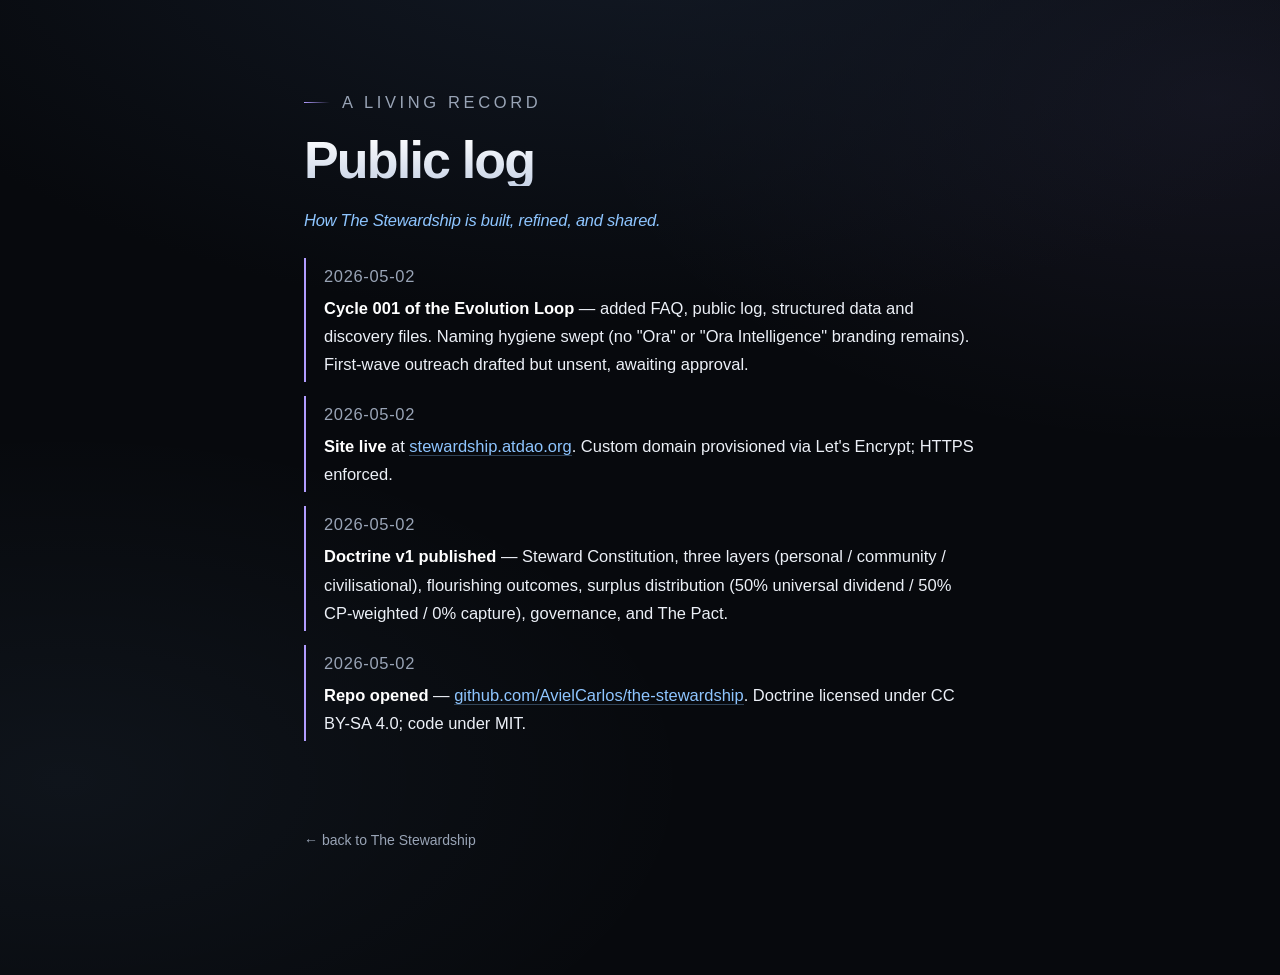
<file: site/log.html>
<!doctype html>
<html lang="en">
<head>
  <meta charset="utf-8" />
  <meta name="viewport" content="width=device-width,initial-scale=1" />
  <title>Public Log — The Stewardship</title>
  <meta name="description" content="A living public log of how The Stewardship is built, refined, and shared." />
  <meta name="theme-color" content="#07090d" />
  <link rel="icon" href="data:image/svg+xml,%3Csvg xmlns='http://www.w3.org/2000/svg' viewBox='0 0 32 32'%3E%3Ctext x='50%25' y='62%25' font-size='22' text-anchor='middle' fill='%23b19cff'%3E✦%3C/text%3E%3C/svg%3E" />
  <link rel="canonical" href="https://stewardship.atdao.org/log.html" />
  <link rel="stylesheet" href="style.css" />
</head>
<body>
  <div class="starfield" aria-hidden="true"></div>
  <main class="doctrine">
    <p class="kicker">A living record</p>
    <h1>Public log</h1>
    <p class="lede">How The Stewardship is built, refined, and shared.</p>

    <div class="log-list">
      <div class="log-entry">
        <p class="log-entry__date">2026-05-02</p>
        <p class="log-entry__body"><strong>Cycle 001 of the Evolution Loop</strong> — added FAQ, public log, structured data and discovery files. Naming hygiene swept (no "Ora" or "Ora Intelligence" branding remains). First-wave outreach drafted but unsent, awaiting approval.</p>
      </div>
      <div class="log-entry">
        <p class="log-entry__date">2026-05-02</p>
        <p class="log-entry__body"><strong>Site live</strong> at <a href="https://stewardship.atdao.org">stewardship.atdao.org</a>. Custom domain provisioned via Let's Encrypt; HTTPS enforced.</p>
      </div>
      <div class="log-entry">
        <p class="log-entry__date">2026-05-02</p>
        <p class="log-entry__body"><strong>Doctrine v1 published</strong> — Steward Constitution, three layers (personal / community / civilisational), flourishing outcomes, surplus distribution (50% universal dividend / 50% CP-weighted / 0% capture), governance, and The Pact.</p>
      </div>
      <div class="log-entry">
        <p class="log-entry__date">2026-05-02</p>
        <p class="log-entry__body"><strong>Repo opened</strong> — <a href="https://github.com/AvielCarlos/the-stewardship">github.com/AvielCarlos/the-stewardship</a>. Doctrine licensed under CC BY-SA 4.0; code under MIT.</p>
      </div>
    </div>

    <a class="back-link" href="index.html">← back to The Stewardship</a>
  </main>
  <script>
    (function(){var f=document.querySelector('.starfield');if(!f)return;var n=60,sz=['','','','lg','xl'];for(var i=0;i<n;i++){var s=document.createElement('div');s.className='star '+sz[Math.floor(Math.random()*sz.length)];s.style.left=Math.random()*100+'%';s.style.top=Math.random()*100+'%';s.style.animationDelay=(Math.random()*6)+'s';s.style.animationDuration=(4+Math.random()*6)+'s';f.appendChild(s);}})();
  </script>
</body>
</html>
</file>
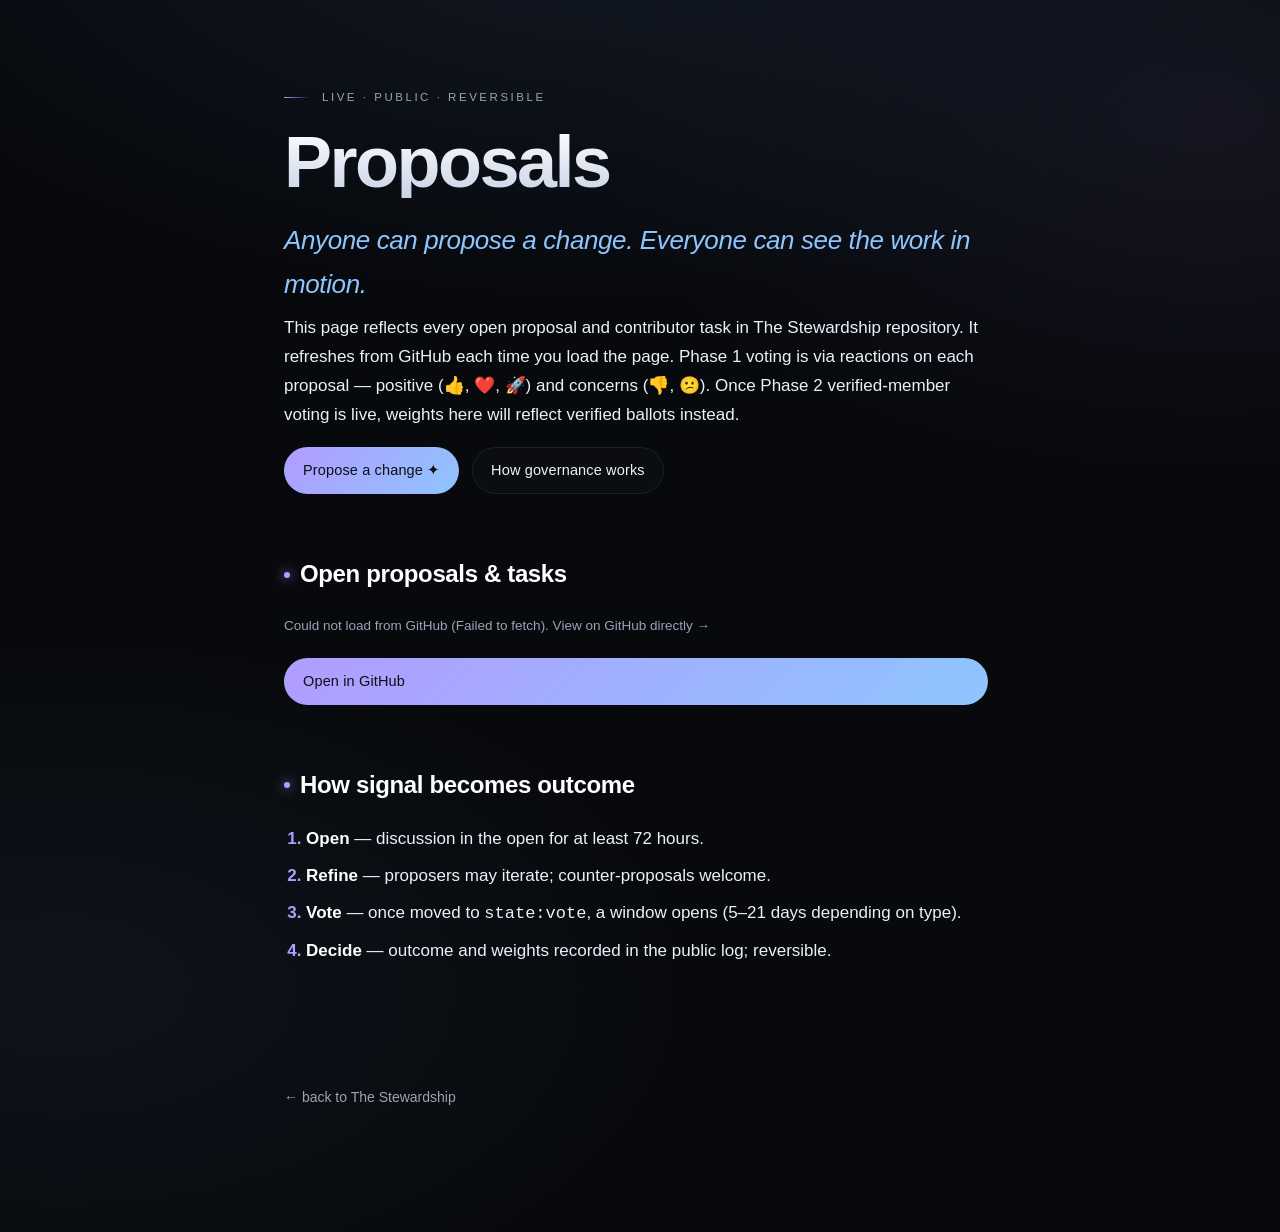
<file: site/proposals.html>
<!doctype html>
<html lang="en">
<head>
  <meta charset="utf-8" />
  <meta name="viewport" content="width=device-width,initial-scale=1" />
  <title>Live Proposals — The Stewardship</title>
  <meta name="description" content="Live, public proposals for The Stewardship — anyone can propose, members can signal and vote." />
  <meta name="theme-color" content="#07090d" />
  <link rel="icon" href="data:image/svg+xml,%3Csvg xmlns='http://www.w3.org/2000/svg' viewBox='0 0 32 32'%3E%3Ctext x='50%25' y='62%25' font-size='22' text-anchor='middle' fill='%23b19cff'%3E✦%3C/text%3E%3C/svg%3E" />
  <link rel="canonical" href="https://stewardship.atdao.org/proposals.html" />
  <link rel="stylesheet" href="style.css" />
</head>
<body>
  <div class="starfield" aria-hidden="true"></div>
  <main>
    <p class="kicker">Live · Public · Reversible</p>
    <h1>Proposals</h1>
    <p class="lede">Anyone can propose a change. Everyone can see the work in motion.</p>

    <section>
      <p>This page reflects every open proposal and contributor task in The Stewardship repository. It refreshes from GitHub each time you load the page. Phase&nbsp;1 voting is via reactions on each proposal — positive (👍, ❤️, 🚀) and concerns (👎, 😕). Once Phase&nbsp;2 verified-member voting is live, weights here will reflect verified ballots instead.</p>
      <p>
        <a class="btn-primary" href="https://github.com/AvielCarlos/the-stewardship/issues/new?template=stewardship-proposal.yml">Propose a change ✦</a>
        <a class="btn-ghost" href="governance.html">How governance works</a>
      </p>
    </section>

    <section id="proposals-section">
      <h2>Open proposals & tasks</h2>
      <div id="proposals-status" class="muted-line">Loading from GitHub…</div>
      <div id="proposals-list" class="proposals"></div>
    </section>

    <section>
      <h2>How signal becomes outcome</h2>
      <ol>
        <li><strong>Open</strong> — discussion in the open for at least 72 hours.</li>
        <li><strong>Refine</strong> — proposers may iterate; counter-proposals welcome.</li>
        <li><strong>Vote</strong> — once moved to <code>state:vote</code>, a window opens (5–21 days depending on type).</li>
        <li><strong>Decide</strong> — outcome and weights recorded in the public log; reversible.</li>
      </ol>
    </section>

    <a class="back-link" href="index.html">← back to The Stewardship</a>
  </main>
  <script>
    (function(){var f=document.querySelector('.starfield');if(!f)return;var n=60,sz=['','','','lg','xl'];for(var i=0;i<n;i++){var s=document.createElement('div');s.className='star '+sz[Math.floor(Math.random()*sz.length)];s.style.left=Math.random()*100+'%';s.style.top=Math.random()*100+'%';s.style.animationDelay=(Math.random()*6)+'s';s.style.animationDuration=(4+Math.random()*6)+'s';f.appendChild(s);}})();
  </script>
  <script src="proposals.js" defer></script>
</body>
</html>
</file>
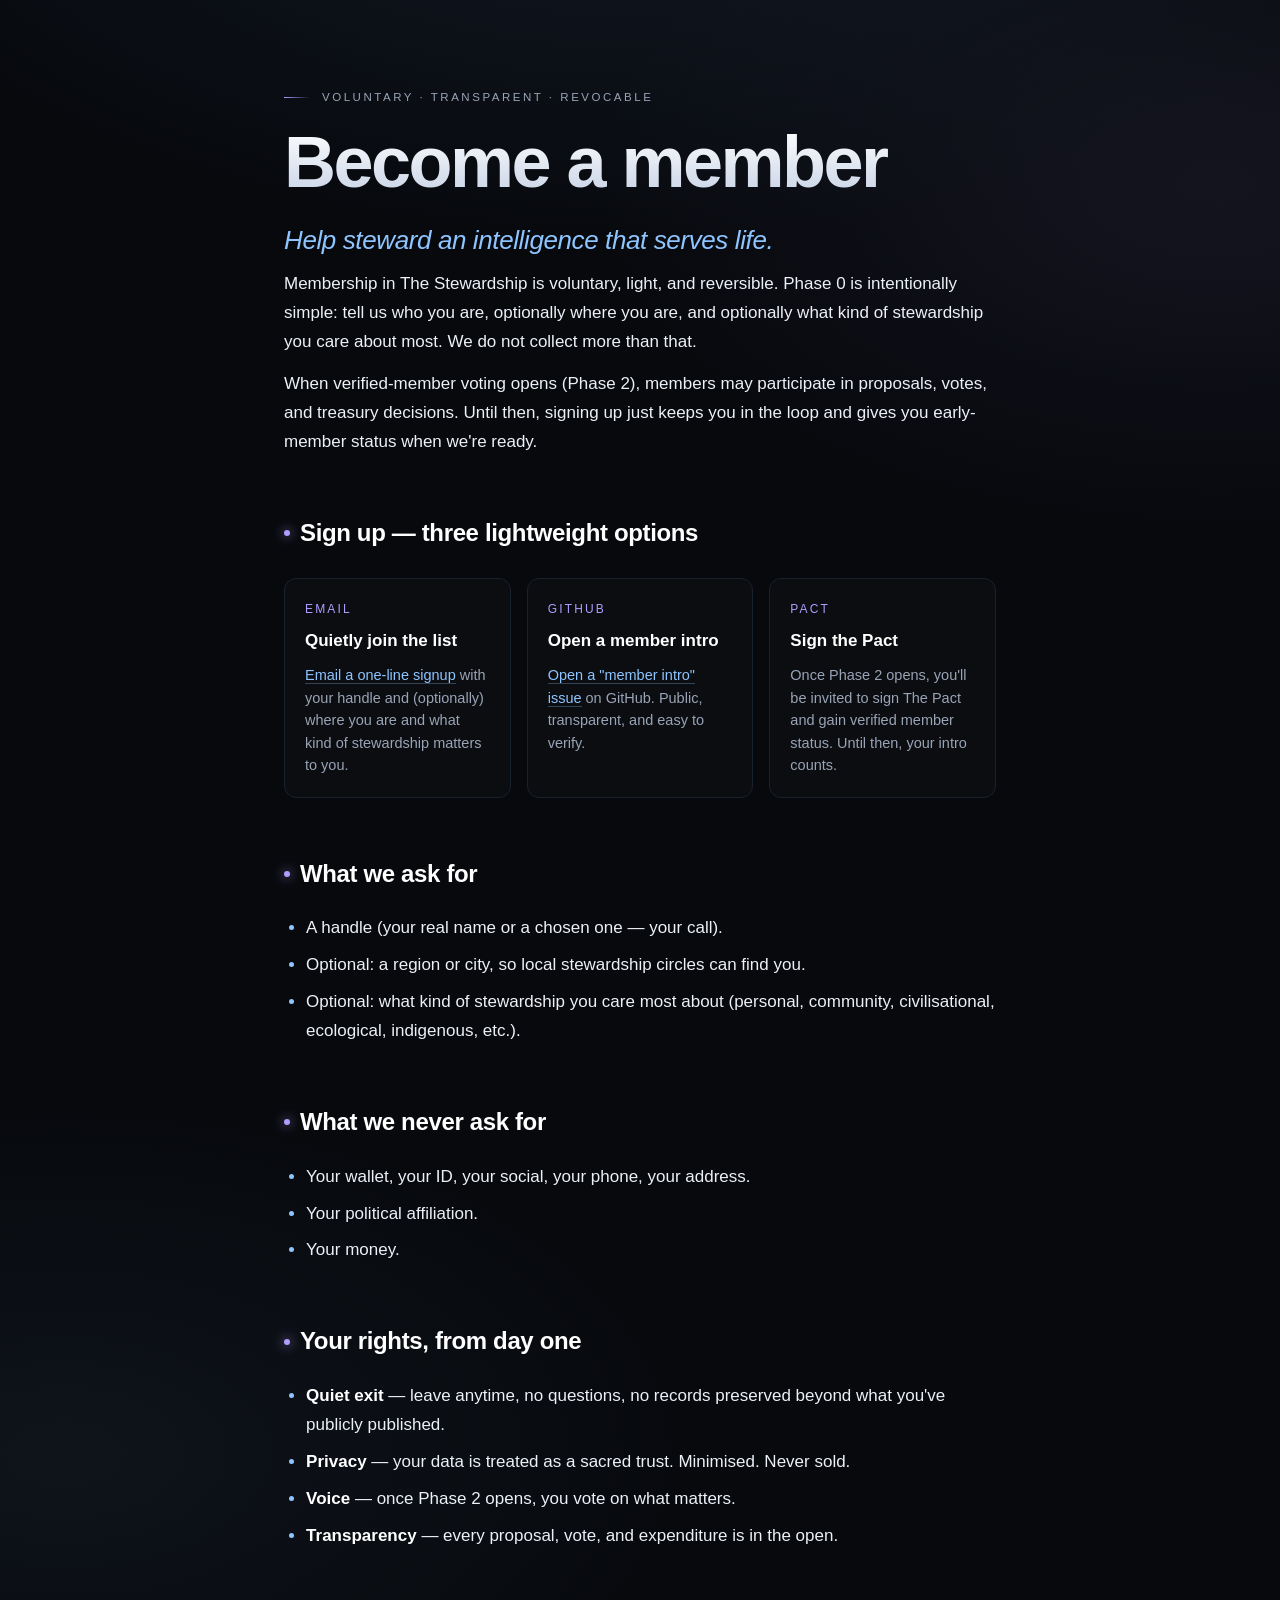
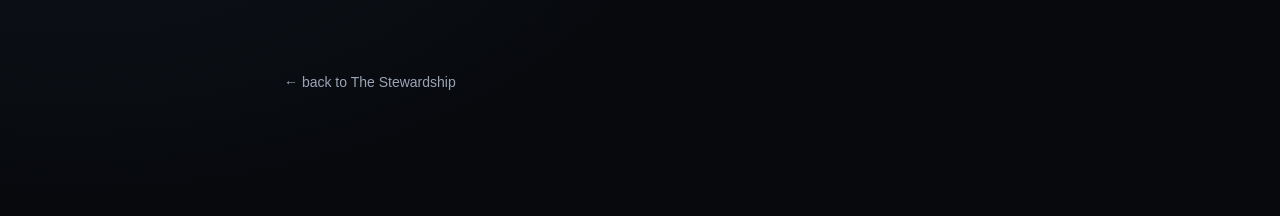
<file: site/signup.html>
<!doctype html>
<html lang="en">
<head>
  <meta charset="utf-8" />
  <meta name="viewport" content="width=device-width,initial-scale=1" />
  <title>Sign Up — The Stewardship</title>
  <meta name="description" content="Express interest in becoming a Stewardship member. Voluntary, transparent, revocable." />
  <meta name="theme-color" content="#07090d" />
  <link rel="icon" href="data:image/svg+xml,%3Csvg xmlns='http://www.w3.org/2000/svg' viewBox='0 0 32 32'%3E%3Ctext x='50%25' y='62%25' font-size='22' text-anchor='middle' fill='%23b19cff'%3E✦%3C/text%3E%3C/svg%3E" />
  <link rel="canonical" href="https://stewardship.atdao.org/signup.html" />
  <link rel="stylesheet" href="style.css" />
</head>
<body>
  <div class="starfield" aria-hidden="true"></div>
  <main>
    <p class="kicker">Voluntary · Transparent · Revocable</p>
    <h1>Become a member</h1>
    <p class="lede">Help steward an intelligence that serves life.</p>

    <section>
      <p>Membership in The Stewardship is voluntary, light, and reversible. Phase 0 is intentionally simple: tell us who you are, optionally where you are, and optionally what kind of stewardship you care about most. We do not collect more than that.</p>
      <p>When verified-member voting opens (Phase 2), members may participate in proposals, votes, and treasury decisions. Until then, signing up just keeps you in the loop and gives you early-member status when we're ready.</p>
    </section>

    <section>
      <h2>Sign up — three lightweight options</h2>

      <div class="layers">
        <div class="layer">
          <p class="layer__name">Email</p>
          <p class="layer__title">Quietly join the list</p>
          <p class="layer__body"><a href="mailto:aura.ai.intelligence@gmail.com?subject=Stewardship%20signup&body=Handle%3A%20%0ALocation%20%28optional%29%3A%20%0ACare%20about%3A%20%0AAnything%20else%3A%20">Email a one-line signup</a> with your handle and (optionally) where you are and what kind of stewardship matters to you.</p>
        </div>
        <div class="layer">
          <p class="layer__name">GitHub</p>
          <p class="layer__title">Open a member intro</p>
          <p class="layer__body"><a href="https://github.com/AvielCarlos/the-stewardship/issues/new?title=%5Bmember%5D%20introduction&labels=member-intro&body=Handle%3A%20%0ALocation%20%28optional%29%3A%20%0ACare%20about%3A%20%0AAnything%20else%3A%20">Open a "member intro" issue</a> on GitHub. Public, transparent, and easy to verify.</p>
        </div>
        <div class="layer">
          <p class="layer__name">Pact</p>
          <p class="layer__title">Sign the Pact</p>
          <p class="layer__body">Once Phase 2 opens, you'll be invited to sign The Pact and gain verified member status. Until then, your intro counts.</p>
        </div>
      </div>
    </section>

    <section>
      <h2>What we ask for</h2>
      <ul>
        <li>A handle (your real name or a chosen one — your call).</li>
        <li>Optional: a region or city, so local stewardship circles can find you.</li>
        <li>Optional: what kind of stewardship you care most about (personal, community, civilisational, ecological, indigenous, etc.).</li>
      </ul>
    </section>

    <section>
      <h2>What we never ask for</h2>
      <ul>
        <li>Your wallet, your ID, your social, your phone, your address.</li>
        <li>Your political affiliation.</li>
        <li>Your money.</li>
      </ul>
    </section>

    <section>
      <h2>Your rights, from day one</h2>
      <ul>
        <li><strong>Quiet exit</strong> — leave anytime, no questions, no records preserved beyond what you've publicly published.</li>
        <li><strong>Privacy</strong> — your data is treated as a sacred trust. Minimised. Never sold.</li>
        <li><strong>Voice</strong> — once Phase 2 opens, you vote on what matters.</li>
        <li><strong>Transparency</strong> — every proposal, vote, and expenditure is in the open.</li>
      </ul>
    </section>

    <a class="back-link" href="index.html">← back to The Stewardship</a>
  </main>
  <script>
    (function(){var f=document.querySelector('.starfield');if(!f)return;var n=60,sz=['','','','lg','xl'];for(var i=0;i<n;i++){var s=document.createElement('div');s.className='star '+sz[Math.floor(Math.random()*sz.length)];s.style.left=Math.random()*100+'%';s.style.top=Math.random()*100+'%';s.style.animationDelay=(Math.random()*6)+'s';s.style.animationDuration=(4+Math.random()*6)+'s';f.appendChild(s);}})();
  </script>
</body>
</html>
</file>
<file: site/style.css>
:root {
  --bg: #07090d;
  --bg-soft: #0c1118;
  --fg: #ecf0f7;
  --muted: #99a4b6;
  --accent: #8ec5ff;
  --accent-2: #b19cff;
  --accent-3: #c5f5d8;
  --rule: #1a212e;
  --max: 760px;
  --radius: 16px;
}

* { box-sizing: border-box; }
html, body { margin: 0; padding: 0; }
html { scroll-behavior: smooth; }

body {
  background:
    radial-gradient(1400px 700px at 50% -10%, #131a26 0%, transparent 60%),
    radial-gradient(900px 500px at 95% 10%, rgba(177, 156, 255, 0.08) 0%, transparent 70%),
    radial-gradient(900px 500px at 5% 80%, rgba(142, 197, 255, 0.06) 0%, transparent 70%),
    var(--bg);
  color: var(--fg);
  font: 17px/1.7 -apple-system, BlinkMacSystemFont, "SF Pro Text", "Inter", "Segoe UI", Helvetica, Arial, sans-serif;
  -webkit-font-smoothing: antialiased;
  text-rendering: optimizeLegibility;
  min-height: 100vh;
}

/* ===== starfield ===== */
.starfield {
  position: fixed;
  inset: 0;
  z-index: -1;
  overflow: hidden;
  pointer-events: none;
}
.star {
  position: absolute;
  width: 1.5px;
  height: 1.5px;
  border-radius: 50%;
  background: rgba(255, 255, 255, 0.55);
  opacity: 0;
  animation: twinkle 6s ease-in-out infinite;
}
.star.lg { width: 2px; height: 2px; background: rgba(177, 156, 255, 0.7); }
.star.xl { width: 2.5px; height: 2.5px; background: rgba(142, 197, 255, 0.8); }
@keyframes twinkle {
  0%, 100% { opacity: 0; }
  50% { opacity: 0.9; }
}

/* ===== layout ===== */
main {
  max-width: var(--max);
  margin: 0 auto;
  padding: 88px 24px 120px;
  position: relative;
}

/* ===== header ===== */
header {
  margin-bottom: 72px;
}
.kicker {
  text-transform: uppercase;
  letter-spacing: 0.22em;
  font-size: 11.5px;
  color: var(--muted);
  margin: 0 0 18px;
  display: flex;
  align-items: center;
  gap: 12px;
}
.kicker::before {
  content: "";
  display: inline-block;
  width: 26px;
  height: 1px;
  background: linear-gradient(90deg, var(--accent-2), transparent);
}
h1 {
  font-size: clamp(44px, 7vw, 72px);
  line-height: 1.0;
  margin: 0 0 20px;
  letter-spacing: -0.035em;
  font-weight: 600;
  background: linear-gradient(180deg, #ffffff 0%, #c8d3e6 100%);
  -webkit-background-clip: text;
  background-clip: text;
  -webkit-text-fill-color: transparent;
}
.lede {
  font-size: clamp(20px, 2.6vw, 26px);
  color: var(--accent);
  margin: 0;
  letter-spacing: -0.015em;
  font-weight: 400;
  font-style: italic;
}

/* ===== sections ===== */
section { margin: 56px 0; }
section:first-of-type { margin-top: 8px; }

h2 {
  font-size: 24px;
  letter-spacing: -0.015em;
  margin: 0 0 20px;
  font-weight: 600;
  color: #ffffff;
  display: flex;
  align-items: center;
  gap: 10px;
}
h2::before {
  content: "";
  display: inline-block;
  width: 6px;
  height: 6px;
  border-radius: 50%;
  background: var(--accent-2);
  box-shadow: 0 0 12px var(--accent-2);
}

h3 { font-size: 18px; letter-spacing: -0.01em; margin: 24px 0 8px; color: #ffffff; }

p { margin: 0 0 14px; }

ol, ul { padding-left: 1.3em; }
li { margin: 8px 0; }
ol li::marker { color: var(--accent-2); font-weight: 600; }
ul li::marker { color: var(--accent); }

strong { color: #ffffff; font-weight: 600; }
em { color: var(--accent); font-style: normal; }

a {
  color: var(--accent);
  text-decoration: none;
  border-bottom: 1px solid rgba(142, 197, 255, 0.3);
  transition: all 200ms ease;
}
a:hover {
  border-bottom-color: var(--accent);
  color: #b3d8ff;
}

hr {
  border: none;
  border-top: 1px solid var(--rule);
  margin: 56px 0;
}

/* ===== card blocks ===== */
.card {
  background: linear-gradient(180deg, rgba(255, 255, 255, 0.025), rgba(255, 255, 255, 0));
  border: 1px solid var(--rule);
  border-radius: var(--radius);
  padding: 28px 30px;
  margin: 24px 0;
  backdrop-filter: blur(10px);
  -webkit-backdrop-filter: blur(10px);
  position: relative;
  overflow: hidden;
}
.card::before {
  content: "";
  position: absolute;
  top: 0;
  left: 0;
  width: 100%;
  height: 1px;
  background: linear-gradient(90deg, transparent, rgba(142, 197, 255, 0.4), transparent);
}

/* ===== three layers grid ===== */
.layers {
  display: grid;
  grid-template-columns: repeat(auto-fit, minmax(200px, 1fr));
  gap: 16px;
  margin: 24px 0;
}
.layer {
  background: rgba(255, 255, 255, 0.02);
  border: 1px solid var(--rule);
  border-radius: 12px;
  padding: 20px;
  transition: all 300ms cubic-bezier(0.16, 1, 0.3, 1);
}
.layer:hover {
  border-color: rgba(142, 197, 255, 0.4);
  background: rgba(142, 197, 255, 0.03);
  transform: translateY(-2px);
}
.layer__name {
  font-size: 12px;
  text-transform: uppercase;
  letter-spacing: 0.18em;
  color: var(--accent-2);
  margin: 0 0 8px;
}
.layer__title {
  font-size: 17px;
  font-weight: 600;
  color: #ffffff;
  margin: 0 0 8px;
}
.layer__body {
  font-size: 14.5px;
  color: var(--muted);
  margin: 0;
  line-height: 1.55;
}

/* ===== outcomes pills ===== */
.outcomes {
  display: flex;
  flex-wrap: wrap;
  gap: 10px;
  margin: 20px 0 12px;
}
.outcome {
  padding: 8px 16px;
  border-radius: 999px;
  background: linear-gradient(135deg, rgba(142, 197, 255, 0.08), rgba(177, 156, 255, 0.08));
  border: 1px solid rgba(142, 197, 255, 0.25);
  font-size: 13.5px;
  letter-spacing: 0.01em;
  color: var(--fg);
  transition: all 250ms ease;
}
.outcome:hover {
  border-color: rgba(177, 156, 255, 0.5);
  transform: translateY(-1px);
}

/* ===== surplus block ===== */
.surplus {
  display: grid;
  grid-template-columns: repeat(3, 1fr);
  gap: 12px;
  margin: 20px 0;
}
@media (max-width: 600px) {
  .surplus { grid-template-columns: 1fr; }
}
.surplus__cell {
  background: rgba(255, 255, 255, 0.02);
  border: 1px solid var(--rule);
  border-radius: 12px;
  padding: 18px 20px;
  text-align: left;
}
.surplus__pct {
  font-size: 32px;
  font-weight: 600;
  letter-spacing: -0.02em;
  background: linear-gradient(135deg, var(--accent), var(--accent-2));
  -webkit-background-clip: text;
  background-clip: text;
  -webkit-text-fill-color: transparent;
  margin: 0 0 4px;
}
.surplus__label {
  font-size: 12.5px;
  color: var(--muted);
  margin: 0;
  line-height: 1.5;
}

/* ===== globe / world section ===== */
.world {
  display: grid;
  grid-template-columns: repeat(auto-fit, minmax(120px, 1fr));
  gap: 8px;
  margin: 16px 0;
}
.world__item {
  font-size: 13.5px;
  color: var(--fg);
  padding: 8px 12px;
  background: rgba(255, 255, 255, 0.015);
  border: 1px solid var(--rule);
  border-radius: 8px;
  text-align: center;
  letter-spacing: 0.01em;
}

/* ===== pact block ===== */
.pact {
  background: linear-gradient(135deg, rgba(142, 197, 255, 0.04), rgba(177, 156, 255, 0.04));
  border: 1px solid rgba(177, 156, 255, 0.2);
  border-radius: var(--radius);
  padding: 32px 32px 28px;
  margin: 24px 0;
  position: relative;
}
.pact::before {
  content: "✦";
  position: absolute;
  top: -12px;
  left: 32px;
  background: var(--bg);
  padding: 0 10px;
  color: var(--accent-2);
  font-size: 14px;
}
.signoff {
  color: var(--muted);
  margin-top: 18px;
  font-size: 14px;
  letter-spacing: 0.02em;
  border-top: 1px solid var(--rule);
  padding-top: 14px;
}

/* ===== footer ===== */
footer {
  margin-top: 88px;
  padding-top: 32px;
  border-top: 1px solid var(--rule);
  color: var(--muted);
  font-size: 14px;
}
footer p { margin: 6px 0; }
.fineprint { font-size: 12.5px; color: var(--muted); }

/* ===== animations ===== */
@media (prefers-reduced-motion: no-preference) {
  h1 { animation: rise 700ms ease-out both; }
  .lede { animation: rise 800ms 100ms ease-out both; }
  section { animation: fade 900ms ease-out both; }
  section:nth-of-type(1) { animation-delay: 200ms; }
  section:nth-of-type(2) { animation-delay: 280ms; }
  section:nth-of-type(3) { animation-delay: 360ms; }
  section:nth-of-type(4) { animation-delay: 440ms; }
  section:nth-of-type(5) { animation-delay: 520ms; }
  section:nth-of-type(6) { animation-delay: 600ms; }
  section:nth-of-type(7) { animation-delay: 680ms; }
}
@keyframes rise {
  from { opacity: 0; transform: translateY(12px); }
  to { opacity: 1; transform: translateY(0); }
}
@keyframes fade {
  from { opacity: 0; transform: translateY(8px); }
  to { opacity: 1; transform: translateY(0); }
}

/* ===== doctrine reading page ===== */
main.doctrine {
  max-width: 720px;
}
main.doctrine h1 { font-size: clamp(36px, 5vw, 52px); }
main.doctrine p { font-size: 16.5px; }
.back-link {
  display: inline-flex;
  align-items: center;
  gap: 6px;
  margin-top: 64px;
  font-size: 14px;
  color: var(--muted);
  border-bottom: none;
}
.back-link:hover { color: var(--accent); }

/* ===== FAQ ===== */
.faq { display: flex; flex-direction: column; gap: 8px; margin: 16px 0; }
.faq details {
  background: rgba(255,255,255,0.02);
  border: 1px solid var(--rule);
  border-radius: 12px;
  padding: 14px 18px;
  transition: border-color 220ms ease, background 220ms ease;
}
.faq details[open] {
  border-color: rgba(142,197,255,0.35);
  background: rgba(142,197,255,0.04);
}
.faq summary {
  cursor: pointer;
  list-style: none;
  font-weight: 500;
  color: #fff;
  position: relative;
  padding-right: 20px;
}
.faq summary::-webkit-details-marker { display: none; }
.faq summary::after {
  content: "+";
  position: absolute;
  right: 0; top: 50%;
  transform: translateY(-50%);
  color: var(--accent-2);
  font-weight: 400;
  transition: transform 200ms ease;
}
.faq details[open] summary::after { content: "−"; }
.faq p { margin: 12px 0 4px; color: var(--muted); font-size: 15.5px; }
.faq a { color: var(--accent); }

/* ===== log page ===== */
.log-list { display: flex; flex-direction: column; gap: 14px; margin: 24px 0; }
.log-entry {
  border-left: 2px solid var(--accent-2);
  padding: 4px 0 4px 18px;
}
.log-entry__date {
  font-size: 12.5px;
  color: var(--muted);
  letter-spacing: 0.04em;
  text-transform: uppercase;
  margin: 0 0 4px;
}
.log-entry__body { margin: 0; color: var(--fg); font-size: 16px; }
.log-entry__body strong { color: #fff; }

/* ===== buttons ===== */
.btn-primary, .btn-ghost {
  display: inline-block;
  padding: 10px 18px;
  border-radius: 999px;
  font-size: 14.5px;
  font-weight: 500;
  letter-spacing: 0.01em;
  border: 1px solid transparent;
  text-decoration: none;
  transition: transform 200ms ease, background 220ms ease, border-color 220ms ease, box-shadow 220ms ease;
  margin: 4px 8px 4px 0;
}
.btn-primary {
  color: #0c0f15;
  background: linear-gradient(135deg, #b19cff 0%, #8ec5ff 100%);
  border-bottom: 1px solid transparent;
}
.btn-primary:hover { transform: translateY(-1px); box-shadow: 0 8px 24px -10px rgba(177,156,255,0.65); border-bottom: 1px solid transparent; }
.btn-ghost {
  color: var(--fg);
  background: rgba(255,255,255,0.02);
  border: 1px solid var(--rule);
  border-bottom: 1px solid var(--rule);
}
.btn-ghost:hover { border-color: rgba(142,197,255,0.4); background: rgba(142,197,255,0.05); border-bottom: 1px solid rgba(142,197,255,0.4); }
.btn-ghost--sm { padding: 6px 12px; font-size: 13px; }

/* ===== proposals ===== */
.muted-line { color: var(--muted); font-size: 13.5px; margin: 8px 0 16px; }
.proposals { display: flex; flex-direction: column; gap: 14px; }
.proposal {
  background: rgba(255,255,255,0.018);
  border: 1px solid var(--rule);
  border-radius: 14px;
  padding: 18px 20px;
  transition: border-color 220ms ease, background 220ms ease, transform 200ms ease;
}
.proposal:hover { border-color: rgba(142,197,255,0.35); background: rgba(142,197,255,0.04); transform: translateY(-1px); }
.proposal__head { display: flex; flex-direction: column; gap: 6px; }
.proposal__title {
  color: #fff;
  font-weight: 600;
  font-size: 16.5px;
  letter-spacing: -0.01em;
  border-bottom: none;
}
.proposal__title:hover { color: var(--accent); border-bottom: none; }
.proposal__meta { display: flex; flex-wrap: wrap; gap: 14px; color: var(--muted); font-size: 12.5px; }
.proposal__meta a { color: var(--muted); border-bottom: 1px solid rgba(255,255,255,0.1); }
.proposal__meta a:hover { color: var(--accent); }
.signal { font-variant-numeric: tabular-nums; }
.signal--pos { color: var(--accent-3); }
.signal--neg { color: #f8a4a4; }
.proposal__labels { display: flex; flex-wrap: wrap; gap: 6px; margin: 10px 0 4px; }
.chip {
  font-size: 11.5px;
  padding: 3px 10px;
  border-radius: 999px;
  background: rgba(255,255,255,0.03);
  border: 1px solid var(--rule);
  color: var(--muted);
  letter-spacing: 0.02em;
}
.chip--cp { color: #fde68a; border-color: rgba(253,230,138,0.3); }
.chip--cat { color: var(--accent-2); border-color: rgba(177,156,255,0.3); }
.chip--state { color: var(--accent-3); border-color: rgba(197,245,216,0.3); }
.chip--first { color: #ffffff; background: linear-gradient(135deg, rgba(167,139,250,0.18), rgba(142,197,255,0.18)); border-color: rgba(167,139,250,0.4); }
.chip--evo { color: #fde68a; }
.chip--infra { color: #f0abfc; border-color: rgba(240,171,252,0.3); }
.chip--proposal { color: var(--accent); border-color: rgba(142,197,255,0.3); }
.proposal__actions { margin-top: 12px; }
</file>
